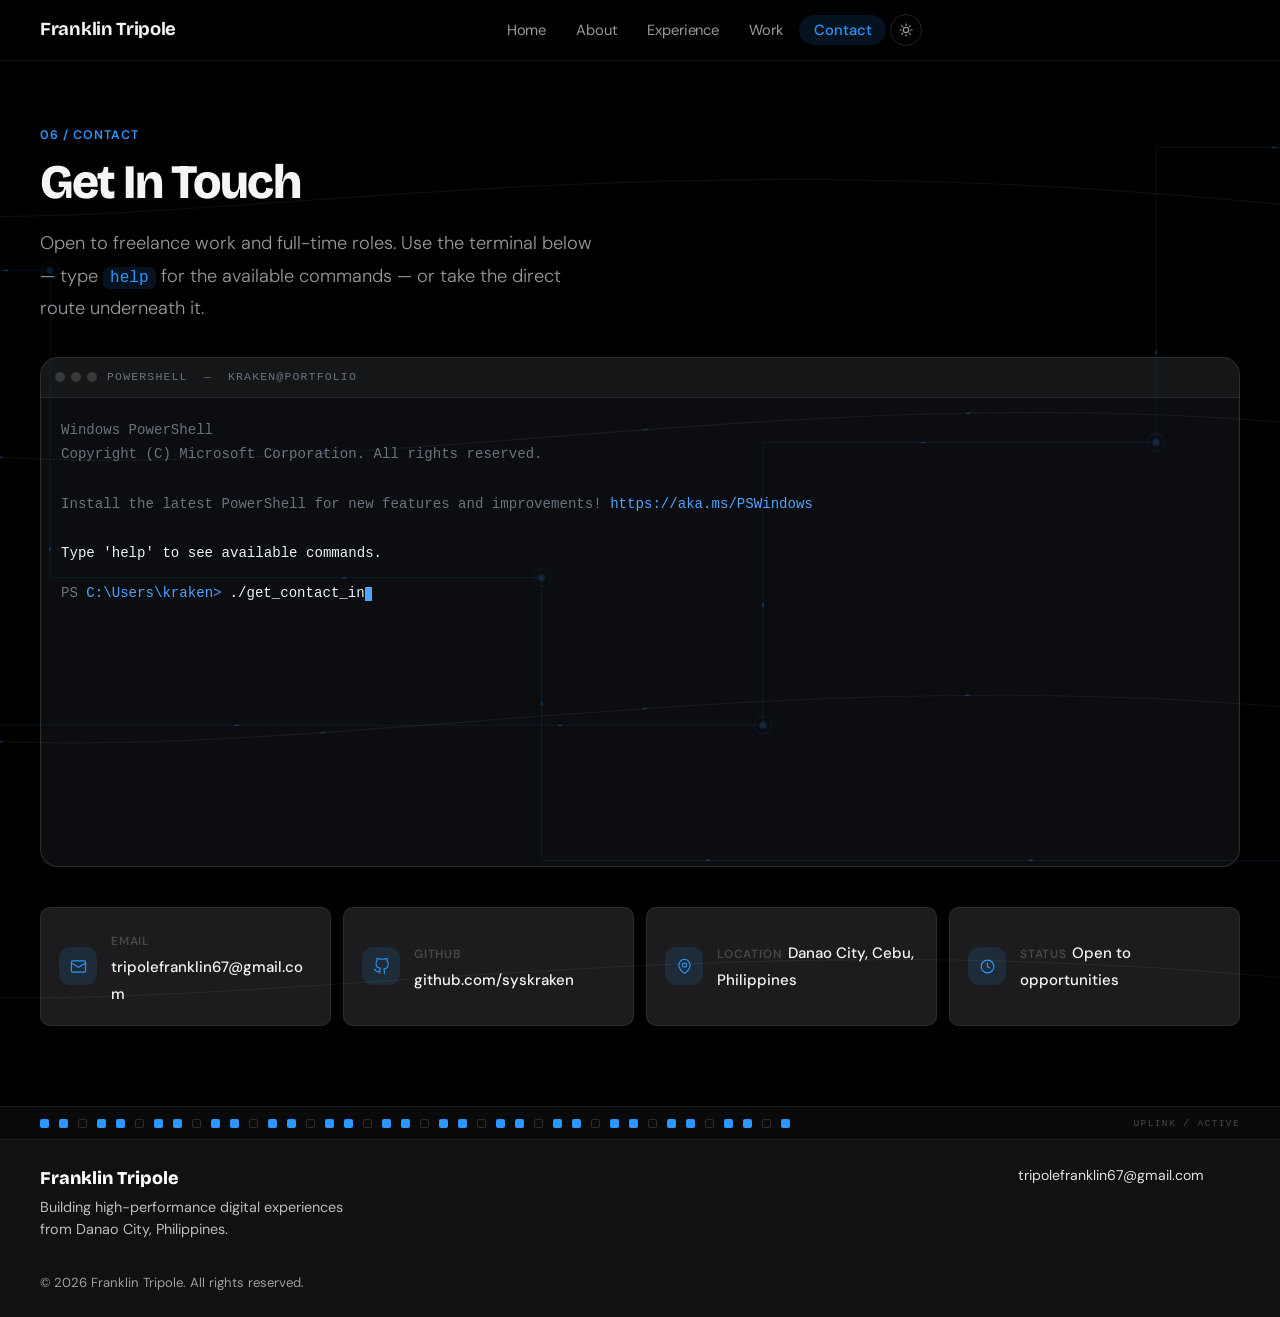
<file: contact.html>
<!DOCTYPE html>
<html lang="en" data-theme="dark">

<head>
    <meta charset="UTF-8">
    <meta name="viewport" content="width=device-width, initial-scale=1.0">
    <title>Contact | Franklin Tripole</title>
    <meta name="description"
        content="Get in touch with Franklin Tripole — web developer in Danao City, Philippines.">
    <link rel="preconnect" href="https://fonts.googleapis.com">
    <link rel="preconnect" href="https://fonts.gstatic.com" crossorigin>
    <link
        href="https://fonts.googleapis.com/css2?family=Bricolage+Grotesque:opsz,wght@12..96,300;12..96,400;12..96,500;12..96,600;12..96,700;12..96,800&family=DM+Sans:ital,opsz,wght@0,9..40,300;0,9..40,400;0,9..40,500;0,9..40,600;1,9..40,300&display=swap"
        rel="stylesheet">
    <script>
        // Runs before paint: dark is the default, a stored choice wins.
        try {
            if (localStorage.getItem('ft_theme') === 'light') {
                document.documentElement.dataset.theme = '';
            }
        } catch (e) { }
    </script>
    <link rel="stylesheet" href="style.css">
</head>

<body>

    <canvas id="matrix-canvas"></canvas>

    <nav>
        <div class="nav-inner">
            <a href="index.html" class="logo">Franklin Tripole</a>
            <ul class="nav-links">
                <li><a href="index.html#home">Home</a></li>
                <li><a href="index.html#about">About</a></li>
                <li><a href="index.html#experience">Experience</a></li>
                <li><a href="index.html#projects">Work</a></li>
                <li><a href="contact.html" class="nav-cta">Contact</a></li>
                <li><button id="theme-toggle" type="button" title="Toggle theme" aria-label="Toggle colour theme"><svg
                            class="ico-sun" width="16" height="16" viewBox="0 0 24 24" aria-hidden="true">
                            <circle cx="12" cy="12" r="4" />
                            <path
                                d="M12 2.8v2.4M12 18.8v2.4M21.2 12h-2.4M5.2 12H2.8M18.5 5.5l-1.7 1.7M7.2 16.8l-1.7 1.7M18.5 18.5l-1.7-1.7M7.2 7.2L5.5 5.5" />
                        </svg><svg class="ico-moon" width="16" height="16" viewBox="0 0 24 24" aria-hidden="true">
                            <path d="M20.6 13.4A8.7 8.7 0 0 1 10.6 3.4a8.7 8.7 0 1 0 10 10Z" />
                        </svg></button></li>
            </ul>
            <div style="display:flex;align-items:center;gap:8px;">
                <span class="visit-counter mob" hidden title="Visitors"><svg width="12" height="12" viewBox="0 0 24 24" aria-hidden="true"><path d="M1.8 12S5.4 5.4 12 5.4 22.2 12 22.2 12 18.6 18.6 12 18.6 1.8 12 1.8 12Z"/><circle cx="12" cy="12" r="3.1"/></svg><b class="visit-count">0</b></span>
                <button id="theme-toggle-mob" type="button" title="Toggle theme" aria-label="Toggle colour theme"><svg
                        class="ico-sun" width="16" height="16" viewBox="0 0 24 24" aria-hidden="true">
                        <circle cx="12" cy="12" r="4" />
                        <path
                            d="M12 2.8v2.4M12 18.8v2.4M21.2 12h-2.4M5.2 12H2.8M18.5 5.5l-1.7 1.7M7.2 16.8l-1.7 1.7M18.5 18.5l-1.7-1.7M7.2 7.2L5.5 5.5" />
                    </svg><svg class="ico-moon" width="16" height="16" viewBox="0 0 24 24" aria-hidden="true">
                        <path d="M20.6 13.4A8.7 8.7 0 0 1 10.6 3.4a8.7 8.7 0 1 0 10 10Z" />
                    </svg></button>
                <button class="hamburger" id="hamburger" aria-label="Open menu">
                    <span></span><span></span><span></span>
                </button>
            </div>
        </div>
        <span class="visit-counter edge" hidden title="Visitors"><svg width="12" height="12" viewBox="0 0 24 24" aria-hidden="true"><path d="M1.8 12S5.4 5.4 12 5.4 22.2 12 22.2 12 18.6 18.6 12 18.6 1.8 12 1.8 12Z"/><circle cx="12" cy="12" r="3.1"/></svg><b class="visit-count">0</b></span>
    </nav>

    <div class="mobile-menu" id="mobile-menu">
        <a href="index.html#home" class="mob-link">Home</a>
        <a href="index.html#about" class="mob-link">About</a>
        <a href="index.html#experience" class="mob-link">Experience</a>
        <a href="index.html#projects" class="mob-link">Work</a>
        <a href="contact.html" class="nav-cta">Contact →</a>
    </div>

    <main class="contact-main">
        <svg class="cables" viewBox="0 0 1440 900" preserveAspectRatio="xMidYMid slice" aria-hidden="true">
            <path class="wire" d="M-60 140 C 260 250 620 60 1500 200" />
            <path class="wire" d="M-60 330 C 380 460 880 250 1500 380" />
            <path class="wire" d="M-60 560 C 320 690 820 480 1500 610" />
            <path class="wire" d="M-60 780 C 300 880 760 700 1500 830" />
            <path class="rail" d="M-60 220 H 240 V 470 H 640 V 700 H 1500" />
            <path class="rail" d="M1500 120 H 1140 V 360 H 820 V 590 H -60" />
            <path class="flow d1" d="M-60 220 H 240 V 470 H 640 V 700 H 1500" />
            <path class="flow d2" d="M-60 330 C 380 460 880 250 1500 380" />
            <path class="flow d3" d="M1500 120 H 1140 V 360 H 820 V 590 H -60" />
            <path class="flow" d="M-60 560 C 320 690 820 480 1500 610" />
            <circle class="node" cx="240" cy="220" r="3" />
            <circle class="node-ring" cx="240" cy="220" r="7" />
            <circle class="node" cx="640" cy="470" r="3" />
            <circle class="node-ring" cx="640" cy="470" r="7" />
            <circle class="node" cx="1140" cy="360" r="3" />
            <circle class="node-ring" cx="1140" cy="360" r="7" />
            <circle class="node" cx="820" cy="590" r="3" />
            <circle class="node-ring" cx="820" cy="590" r="7" />
        </svg>

        <div class="container">
            <div class="section-eyebrow">06 / Contact</div>
            <h2 class="section-title">Get In Touch</h2>
            <p class="contact-lead">
                Open to freelance work and full-time roles. Use the terminal below — type <code>help</code> for the
                available commands — or take the direct route underneath it.
            </p>

            <div class="term-window" id="terminal-window">
                <div class="term-bar">
                    <div class="term-dots"><span></span><span></span><span></span></div>
                    <span class="term-title">PowerShell &nbsp;—&nbsp; kraken@portfolio</span>
                </div>
                <div class="term-body" id="term-body">
                    <div class="boot-header" id="boot-header">
                        Windows PowerShell<br>
                        Copyright (C) Microsoft Corporation. All rights reserved.<br><br>
                        Install the latest PowerShell for new features and improvements!
                        <a href="https://aka.ms/PSWindows" target="_blank" rel="noopener">https://aka.ms/PSWindows</a><br><br>
                        <span class="boot-accent">Type 'help' to see available commands.</span>
                    </div>

                    <div id="terminal-history"></div>

                    <div class="input-row" id="input-row" style="display:none;">
                        <span class="prompt"><span class="path">PS</span> C:\Users\kraken&gt;</span>
                        <input type="text" id="cmd-input" autocomplete="off" spellcheck="false"
                            aria-label="Terminal input">
                    </div>
                </div>
            </div>

            <div class="reach-grid">
                <a class="reach-card" href="mailto:tripolefranklin67@gmail.com">
                    <span class="reach-icon">
                        <svg viewBox="0 0 24 24" aria-hidden="true">
                            <rect x="2" y="4" width="20" height="16" rx="2" />
                            <path d="m22 7-10 6L2 7" />
                        </svg>
                    </span>
                    <span>
                        <span class="reach-label">Email</span>
                        <span class="reach-value">tripolefranklin67@gmail.com</span>
                    </span>
                </a>
                <a class="reach-card" href="https://github.com/syskraken" target="_blank" rel="noopener">
                    <span class="reach-icon">
                        <svg viewBox="0 0 24 24" aria-hidden="true">
                            <path
                                d="M9 19c-5 1.5-5-2.5-7-3m14 6v-3.9a3.4 3.4 0 0 0-.9-2.6c3-.3 6.2-1.5 6.2-6.7A5.2 5.2 0 0 0 19.9 4a4.9 4.9 0 0 0-.1-3.6s-1.1-.3-3.7 1.4a12.6 12.6 0 0 0-6.6 0C6.9.1 5.8.4 5.8.4A4.9 4.9 0 0 0 5.7 4a5.2 5.2 0 0 0-1.4 3.6c0 5.2 3.2 6.4 6.2 6.7a3.4 3.4 0 0 0-.9 2.6V21" />
                        </svg>
                    </span>
                    <span>
                        <span class="reach-label">GitHub</span>
                        <span class="reach-value">github.com/syskraken</span>
                    </span>
                </a>
                <div class="reach-card">
                    <span class="reach-icon">
                        <svg viewBox="0 0 24 24" aria-hidden="true">
                            <path d="M20 10c0 6-8 12-8 12s-8-6-8-12a8 8 0 0 1 16 0Z" />
                            <circle cx="12" cy="10" r="3" />
                        </svg>
                    </span>
                    <span>
                        <span class="reach-label">Location</span>
                        <span class="reach-value">Danao City, Cebu, Philippines</span>
                    </span>
                </div>
                <div class="reach-card">
                    <span class="reach-icon">
                        <svg viewBox="0 0 24 24" aria-hidden="true">
                            <circle cx="12" cy="12" r="9" />
                            <path d="M12 7v5l3 2" />
                        </svg>
                    </span>
                    <span>
                        <span class="reach-label">Status</span>
                        <span class="reach-value">Open to opportunities</span>
                    </span>
                </div>
            </div>
        </div>
    </main>

    <div class="patch-strip" aria-hidden="true">
        <i class="live"></i><i class="live"></i><i></i><i class="live"></i><i class="live"></i><i></i><i
            class="live"></i><i class="live"></i><i></i><i class="live"></i><i class="live"></i><i></i><i
            class="live"></i><i class="live"></i><i></i><i class="live"></i><i class="live"></i><i></i><i
            class="live"></i><i class="live"></i><i></i><i class="live"></i><i class="live"></i><i></i><i
            class="live"></i><i class="live"></i><i></i><i class="live"></i><i class="live"></i><i></i><i
            class="live"></i><i class="live"></i><i></i><i class="live"></i><i class="live"></i><i></i><i
            class="live"></i><i class="live"></i><i></i><i class="live"></i>
        <span class="patch-label">UPLINK / ACTIVE</span>
    </div>

    <footer>
        <canvas id="footer-canvas"></canvas>
        <div class="footer-brand">
            <a href="index.html" class="footer-logo">Franklin Tripole</a>
            <p class="footer-text">Building high-performance digital experiences from Danao City, Philippines.</p>
        </div>
        <div class="footer-meta">
            <a href="mailto:tripolefranklin67@gmail.com">tripolefranklin67@gmail.com</a>
            <div class="footer-links">
                <a href="https://github.com/syskraken" target="_blank" rel="noopener" class="soc" aria-label="GitHub">
                    <svg viewBox="0 0 24 24" fill="currentColor">
                        <path
                            d="M12 .5C5.73.5.5 5.73.5 12c0 5.08 3.29 9.39 7.86 10.91.58.11.79-.25.79-.56v-2c-3.2.7-3.88-1.37-3.88-1.37-.53-1.34-1.29-1.7-1.29-1.7-1.06-.72.08-.71.08-.71 1.17.08 1.78 1.2 1.78 1.2 1.04 1.79 2.73 1.27 3.4.97.1-.75.41-1.27.74-1.56-2.55-.29-5.24-1.28-5.24-5.68 0-1.26.45-2.29 1.19-3.09-.12-.29-.52-1.46.11-3.05 0 0 .97-.31 3.18 1.18a11 11 0 0 1 5.8 0c2.2-1.49 3.17-1.18 3.17-1.18.63 1.59.23 2.76.12 3.05.74.8 1.19 1.83 1.19 3.09 0 4.41-2.7 5.39-5.26 5.67.42.36.8 1.08.8 2.18v3.23c0 .31.21.68.8.56A11.51 11.51 0 0 0 23.5 12C23.5 5.73 18.27.5 12 .5Z" />
                    </svg>
                </a>
                <a href="mailto:tripolefranklin67@gmail.com" class="soc" aria-label="Email">
                    <svg viewBox="0 0 24 24" fill="none" stroke="currentColor" stroke-width="1.8" stroke-linecap="round"
                        stroke-linejoin="round">
                        <rect x="2" y="4" width="20" height="16" rx="2" />
                        <path d="m22 7-10 6L2 7" />
                    </svg>
                </a>
            </div>
        </div>
        <div class="footer-copy">© <span id="year">2026</span> Franklin Tripole. All rights reserved.</div>
    </footer>

    <script>
        /* ── Theme (same model as the home page) ─────────────── */
        const root = document.documentElement;
        const td = document.getElementById('theme-toggle');
        const tm = document.getElementById('theme-toggle-mob');

        function setTheme(dark) {
            root.dataset.theme = dark ? 'dark' : '';
            [td, tm].forEach(b => b.setAttribute('aria-pressed', String(dark)));
            localStorage.setItem('ft_theme', dark ? 'dark' : 'light');
        }
        setTheme(localStorage.getItem('ft_theme') !== 'light');
        [td, tm].forEach(b => b.addEventListener('click', () => setTheme(root.dataset.theme !== 'dark')));

        /* ── Mobile menu ─────────────────────────────────────── */
        const hamburger = document.getElementById('hamburger');
        const mobileMenu = document.getElementById('mobile-menu');
        hamburger.addEventListener('click', () => {
            hamburger.classList.toggle('open');
            mobileMenu.classList.toggle('open');
        });
        document.querySelectorAll('.mob-link').forEach(l => l.addEventListener('click', () => {
            hamburger.classList.remove('open');
            mobileMenu.classList.remove('open');
        }));

        document.getElementById('year').textContent = new Date().getFullYear();

        /* ── Terminal ────────────────────────────────────────── */
        const history = document.getElementById('terminal-history');
        const inputRow = document.getElementById('input-row');
        const cmdInput = document.getElementById('cmd-input');
        const termBody = document.getElementById('term-body');
        const PROMPT = '<span class="prompt"><span class="path">PS</span> C:\\Users\\kraken&gt;</span>';

        const contactBlock = `
            <div class="dim" style="margin-bottom:10px;">&gt; initiating communication protocol... <span class="term-acc">[OK]</span></div>
            <div class="term-grid">
                <span class="c-key">[Email]</span>
                <span class="c-val"><a href="mailto:tripolefranklin67@gmail.com">tripolefranklin67@gmail.com</a></span>
                <span class="c-key">[GitHub]</span>
                <span class="c-val"><a href="https://github.com/syskraken" target="_blank" rel="noopener">github.com/syskraken</a></span>
                <span class="c-key">[Location]</span>
                <span class="c-val hl">Danao City, Philippines</span>
                <span class="c-key">[Status]</span>
                <span class="c-val term-acc">Open to opportunities</span>
            </div>`;

        const commands = {
            help: `
<span class="hl">Available commands:</span><br><br>
<span class="term-acc">whoami</span>                   — Display current user<br>
<span class="term-acc">email</span>                    — Get email address<br>
<span class="term-acc">github</span>                   — Get GitHub profile link<br>
<span class="term-acc">location</span>                 — Display base of operations<br>
<span class="term-acc">status</span>                   — Availability status<br>
<span class="term-acc">stack</span>                    — Primary tooling<br>
<span class="term-acc">ipconfig</span>                 — Display network configuration<br>
<span class="term-acc">ls</span>                       — List directory contents<br>
<span class="term-acc">clear</span>                    — Clear terminal window<br>
<span class="term-acc">matrix</span>                   — ???<br>
<span class="term-acc">./get_contact_info.ps1</span>   — Run the full contact script<br>`,
            whoami: `<span class="hl">kraken</span><br>Franklin Tripole<br>Web Developer — Danao City, Philippines`,
            email: `<a href="mailto:tripolefranklin67@gmail.com">tripolefranklin67@gmail.com</a>`,
            github: `<a href="https://github.com/syskraken" target="_blank" rel="noopener">github.com/syskraken</a>`,
            location: `<span class="hl">Danao City</span>, Central Visayas, Philippines`,
            status: `<span class="term-acc">●</span> <span class="hl">Open to work</span> — available for freelance and full-time roles.`,
            stack: `
<span class="hl">Front end</span>&nbsp;&nbsp;&nbsp;&nbsp;JavaScript, HTML, CSS, Webflow, Framer<br>
<span class="hl">Back end</span>&nbsp;&nbsp;&nbsp;&nbsp;&nbsp;Node, Python, MySQL, Supabase, Firebase<br>
<span class="hl">Infra</span>&nbsp;&nbsp;&nbsp;&nbsp;&nbsp;&nbsp;&nbsp;&nbsp;Linux, Docker, Nginx, n8n`,
            './get_contact_info.ps1': contactBlock,
            ipconfig: `
Windows IP Configuration<br><br>
Ethernet adapter vEthernet (WSL):<br><br>
&nbsp;&nbsp;Connection-specific DNS Suffix&nbsp;. : bbrouter<br>
&nbsp;&nbsp;IPv4 Address. . . . . . . . . . . : <span class="hl">192.168.1.77</span><br>
&nbsp;&nbsp;Subnet Mask . . . . . . . . . . . : 255.255.255.0<br>
&nbsp;&nbsp;Default Gateway . . . . . . . . . : 192.168.1.1<br>`,
            ls: `
Mode&nbsp;&nbsp;&nbsp;&nbsp;&nbsp;&nbsp;&nbsp;&nbsp;&nbsp;&nbsp;LastWriteTime&nbsp;&nbsp;&nbsp;&nbsp;&nbsp;&nbsp;&nbsp;&nbsp;Name<br>
<span class="dim">----&nbsp;&nbsp;&nbsp;&nbsp;&nbsp;&nbsp;&nbsp;&nbsp;&nbsp;&nbsp;-------------&nbsp;&nbsp;&nbsp;&nbsp;&nbsp;&nbsp;&nbsp;&nbsp;----</span><br>
d----- &nbsp;&nbsp;&nbsp;&nbsp;&nbsp;&nbsp;3/29/2026 03:44 AM&nbsp;&nbsp;&nbsp;All Safe Database<br>
d----- &nbsp;&nbsp;&nbsp;&nbsp;&nbsp;&nbsp;3/26/2026 11:20 PM&nbsp;&nbsp;&nbsp;captive-portal-redesign<br>
-a---- &nbsp;&nbsp;&nbsp;&nbsp;&nbsp;&nbsp;3/28/2026 08:00 AM&nbsp;&nbsp;&nbsp;<span class="term-acc">get_contact_info.ps1</span><br>`
        };

        function scrollBottom() { termBody.scrollTop = termBody.scrollHeight; }

        function printCmd(cmd) {
            const el = document.createElement('div');
            el.className = 'hist-cmd';
            el.innerHTML = PROMPT + '<span class="cmd-text"></span>';
            el.querySelector('.cmd-text').textContent = cmd;
            history.appendChild(el);
        }

        function printOutput(html) {
            const el = document.createElement('div');
            el.className = 'hist-output';
            el.innerHTML = html;
            history.appendChild(el);
            scrollBottom();
        }

        function printError(raw) {
            const el = document.createElement('div');
            el.className = 'hist-output term-err';
            const name = document.createElement('span');
            name.textContent = "'" + raw + "'";
            el.appendChild(name);
            el.append(' is not recognized as a cmdlet, function, script file, or operable program.');
            el.appendChild(document.createElement('br'));
            el.append("Check the spelling of the name, or type 'help' for available commands.");
            history.appendChild(el);
            scrollBottom();
        }

        termBody.addEventListener('click', () => {
            if (inputRow.style.display !== 'none') cmdInput.focus();
        });

        cmdInput.addEventListener('keydown', function (e) {
            if (e.key !== 'Enter') return;
            const raw = this.value.trim();
            const cmd = raw.toLowerCase();
            this.value = '';
            printCmd(raw);

            if (cmd === '') { scrollBottom(); return; }

            if (cmd === 'clear') {
                history.innerHTML = '';
                stopMatrix();
            } else if (cmd === 'matrix') {
                startMatrix();
                printOutput(`<span class="matrix-msg">Wake up, kraken...<br>The Matrix has you.<br><span class="dim">(Type 'clear' to escape)</span></span>`);
            } else if (commands[cmd]) {
                printOutput(commands[cmd]);
            } else {
                printError(raw);
            }

            scrollBottom();
            setTimeout(() => this.focus(), 10);
        });

        /* ── Matrix easter egg, recoloured to the site accent ── */
        const canvas = document.getElementById('matrix-canvas');
        const ctx = canvas.getContext('2d');
        let matrixRaf = null;

        function startMatrix() {
            canvas.width = window.innerWidth;
            canvas.height = window.innerHeight;
            const chars = 'ABCDEFGHIJKLMNOPQRSTUVWXYZ0123456789$+-*/=%<>[]{}';
            const fontSize = 14;
            const cols = Math.floor(canvas.width / fontSize);
            const drops = Array(cols).fill(1);
            canvas.classList.add('active');

            const fade = getComputedStyle(root).getPropertyValue('--bg').trim() || '#000';

            function draw() {
                ctx.fillStyle = 'rgba(4, 7, 10, 0.06)';
                ctx.fillRect(0, 0, canvas.width, canvas.height);
                ctx.fillStyle = '#4da3ff';
                ctx.font = fontSize + 'px ui-monospace, monospace';
                drops.forEach((y, i) => {
                    ctx.fillText(chars[Math.floor(Math.random() * chars.length)], i * fontSize, y * fontSize);
                    if (y * fontSize > canvas.height && Math.random() > 0.975) drops[i] = 0;
                    drops[i]++;
                });
                matrixRaf = requestAnimationFrame(draw);
            }
            if (matrixRaf) cancelAnimationFrame(matrixRaf);
            draw();
        }

        function stopMatrix() {
            if (matrixRaf) { cancelAnimationFrame(matrixRaf); matrixRaf = null; }
            canvas.classList.remove('active');
            ctx.clearRect(0, 0, canvas.width, canvas.height);
        }

        /* ── Boot sequence ───────────────────────────────────── */
        const bootCmd = './get_contact_info.ps1';

        function boot() {
            const line = document.createElement('div');
            line.className = 'hist-cmd';
            line.innerHTML = PROMPT + '<span class="cmd-text" id="boot-typer"></span><span class="cursor-blink"></span>';
            history.appendChild(line);
            const typer = document.getElementById('boot-typer');
            let i = 0;

            function typeChar() {
                if (i < bootCmd.length) {
                    typer.textContent += bootCmd[i++];
                    setTimeout(typeChar, 45);
                } else {
                    line.innerHTML = PROMPT + '<span class="cmd-text"></span>';
                    line.querySelector('.cmd-text').textContent = bootCmd;
                    setTimeout(() => {
                        printOutput(commands[bootCmd]);
                        inputRow.style.display = 'flex';
                        cmdInput.focus();
                        scrollBottom();
                    }, 350);
                }
            }
            setTimeout(typeChar, 700);
        }

        window.addEventListener('load', boot);
        /* ── Visitor counter ─────────────────────────────────────
           Counts once per browser: the first visit hits the counter,
           every later load (including reloads) only reads it. */
        (function () {
            const readouts = document.querySelectorAll('.visit-count');
            if (!readouts.length) return;

            const BASE = 'https://abacus.jasoncameron.dev';
            const NS = 'syskraken-portfolio';
            const KEY = 'visits';
            const FLAG = 'ft_counted';

            let first = false;
            try { first = !localStorage.getItem(FLAG); } catch (e) { first = false; }

            fetch(BASE + (first ? '/hit/' : '/get/') + NS + '/' + KEY)
                .then(r => r.ok ? r.json() : Promise.reject(r.status))
                .then(data => {
                    if (!data || typeof data.value !== 'number') throw new Error('bad payload');
                    readouts.forEach(el => { el.textContent = data.value.toLocaleString(); });
                    document.querySelectorAll('.visit-counter')
                        .forEach(el => el.removeAttribute('hidden'));
                    if (first) { try { localStorage.setItem(FLAG, '1'); } catch (e) { } }
                })
                .catch(() => { /* service unreachable: leave the counter hidden */ });
        })();

        /* ── Footer constellation ────────────────────────────── */
        (function () {
            const canvas = document.getElementById('footer-canvas');
            const footer = canvas && canvas.closest('footer');
            if (!canvas || !footer) return;

            const ctx = canvas.getContext('2d');
            const reduced = matchMedia('(prefers-reduced-motion: reduce)').matches;
            const isMobile = () => matchMedia('(max-width: 640px)').matches;

            let W = 0, H = 0, stars = [], raf = null, onScreen = true;
            let link = 110;

            function mkStar() {
                const m = isMobile();
                return {
                    x: Math.random() * W,
                    y: Math.random() * H,
                    r: Math.random() * (m ? 1.1 : 1.6) + (m ? 0.2 : 0.3),
                    vx: (Math.random() - 0.5) * (m ? 0.16 : 0.24),
                    vy: (Math.random() - 0.5) * (m ? 0.1 : 0.14),
                    a: Math.random() * 0.85 + 0.15
                };
            }

            function resize() {
                const rect = footer.getBoundingClientRect();
                if (!rect.width || !rect.height) return;
                const dpr = Math.min(devicePixelRatio || 1, 2);
                canvas.width = rect.width * dpr;
                canvas.height = rect.height * dpr;
                // setTransform, not scale — scale would compound on every resize.
                ctx.setTransform(dpr, 0, 0, dpr, 0, 0);
                W = rect.width;
                H = rect.height;
                link = isMobile() ? 70 : 110;
                const count = isMobile() ? 70 : 160;
                stars = Array.from({ length: count }, mkStar);
            }

            function draw() {
                ctx.clearRect(0, 0, W, H);
                for (const s of stars) {
                    s.x += s.vx; s.y += s.vy;
                    if (s.x < 0) s.x = W; else if (s.x > W) s.x = 0;
                    if (s.y < 0) s.y = H; else if (s.y > H) s.y = 0;
                    ctx.beginPath();
                    ctx.arc(s.x, s.y, s.r, 0, Math.PI * 2);
                    ctx.fillStyle = 'rgba(160,196,255,' + (s.a * 0.6) + ')';
                    ctx.fill();
                }
                for (let i = 0; i < stars.length; i++) {
                    for (let j = i + 1; j < stars.length; j++) {
                        const dx = stars[i].x - stars[j].x;
                        const dy = stars[i].y - stars[j].y;
                        const d = Math.hypot(dx, dy);
                        if (d < link) {
                            ctx.beginPath();
                            ctx.moveTo(stars[i].x, stars[i].y);
                            ctx.lineTo(stars[j].x, stars[j].y);
                            ctx.strokeStyle = 'rgba(100,150,230,' + ((1 - d / link) * 0.16) + ')';
                            ctx.lineWidth = 0.6;
                            ctx.stroke();
                        }
                    }
                }
                raf = requestAnimationFrame(draw);
            }

            // One loop only, and only while the footer is actually on screen.
            function start() { if (!raf) raf = requestAnimationFrame(draw); }
            function stop() { if (raf) { cancelAnimationFrame(raf); raf = null; } }

            new ResizeObserver(resize).observe(footer);
            resize();

            if (reduced) { draw(); stop(); return; }

            new IntersectionObserver(([e]) => {
                onScreen = e.isIntersecting;
                onScreen ? start() : stop();
            }, { threshold: 0 }).observe(footer);

            document.addEventListener('visibilitychange', () => {
                (document.hidden || !onScreen) ? stop() : start();
            });

            start();
        })();

    </script>
</body>

</html>
</file>
<file: style.css>
:root {
            --white: #ffffff;
            --bg: #f5f5f7;
            --bg-alt: #fbfbfd;
            --card: #ffffff;
            --text: #1d1d1f;
            --text-secondary: #6e6e73;
            --text-tertiary: #aeaeb2;
            --accent: #0071e3;
            --accent-hover: #0077ed;
            --accent-light: rgba(0, 113, 227, 0.08);
            --border: rgba(0, 0, 0, 0.08);
            --border-med: rgba(0, 0, 0, 0.13);
            --shadow-sm: 0 2px 12px rgba(0, 0, 0, 0.06);
            --shadow-md: 0 8px 40px rgba(0, 0, 0, 0.1);
            --shadow-lg: 0 20px 60px rgba(0, 0, 0, 0.12);
            --radius: 18px;
            --radius-sm: 10px;
            --ease: cubic-bezier(0.25, 0.46, 0.45, 0.94);
            --ease-spring: cubic-bezier(0.34, 1.56, 0.64, 1);
        }

        [data-theme="dark"] {
            --white: #1c1c1e;
            --bg: #000000;
            --bg-alt: #0a0a0a;
            --card: #1c1c1e;
            --text: #f5f5f7;
            --text-secondary: #98989d;
            --text-tertiary: #48484a;
            --accent: #2997ff;
            --accent-hover: #3aa6ff;
            --accent-light: rgba(41, 151, 255, 0.12);
            --border: rgba(255, 255, 255, 0.08);
            --border-med: rgba(255, 255, 255, 0.14);
            --shadow-sm: 0 2px 12px rgba(0, 0, 0, 0.3);
            --shadow-md: 0 8px 40px rgba(0, 0, 0, 0.4);
            --shadow-lg: 0 20px 60px rgba(0, 0, 0, 0.5);
        }

        *,
        *::before,
        *::after {
            box-sizing: border-box;
            margin: 0;
            padding: 0;
        }

        html {
            scroll-behavior: smooth;
        }

        body {
            font-family: 'DM Sans', -apple-system, BlinkMacSystemFont, sans-serif;
            background: var(--bg);
            color: var(--text);
            line-height: 1.6;
            overflow-x: hidden;
            transition: background .4s ease, color .4s ease;
        }

        body.modal-open {
            overflow: hidden !important;
        }

        ::-webkit-scrollbar {
            width: 5px;
        }

        ::-webkit-scrollbar-track {
            background: transparent;
        }

        ::-webkit-scrollbar-thumb {
            background: var(--border-med);
            border-radius: 10px;
        }

        /* ─── NAV ─────────────────────────────── */
        nav {
            position: fixed;
            top: 0;
            left: 0;
            right: 0;
            z-index: 1000;
            background: rgba(245, 245, 247, 0.82);
            backdrop-filter: saturate(180%) blur(20px);
            -webkit-backdrop-filter: saturate(180%) blur(20px);
            border-bottom: 0.5px solid var(--border);
            transition: background .35s, border-color .35s;
        }

        [data-theme="dark"] nav {
            background: rgba(0, 0, 0, 0.72);
        }

        .nav-inner {
            display: flex;
            align-items: center;
            justify-content: space-between;
            max-width: 1080px;
            margin: 0 auto;
            padding: 0 clamp(20px, 5%, 48px);
            height: 52px;
        }

        .logo {
            font-family: 'Bricolage Grotesque', sans-serif;
            font-size: 1.05rem;
            font-weight: 700;
            letter-spacing: -.3px;
            color: var(--text);
            text-decoration: none;
            transition: opacity .2s;
        }

        .logo:hover {
            opacity: .7;
        }

        .nav-links {
            display: flex;
            list-style: none;
            align-items: center;
            gap: 4px;
        }

        .nav-links a {
            color: var(--text-secondary);
            text-decoration: none;
            font-size: .82rem;
            font-weight: 400;
            letter-spacing: -.01em;
            padding: 5px 13px;
            border-radius: 20px;
            transition: color .2s, background .2s;
        }

        .nav-links a:hover {
            color: var(--text);
            background: var(--border);
        }

        .nav-links .nav-cta {
            color: var(--accent);
            background: var(--accent-light);
            font-weight: 500;
            padding: 5px 15px;
        }

        .nav-links .nav-cta:hover {
            background: var(--accent);
            color: #fff;
        }

        #theme-toggle {
            background: none;
            border: 0.5px solid var(--border-med);
            cursor: pointer;
            font-size: .9rem;
            width: 32px;
            height: 32px;
            border-radius: 50%;
            display: flex;
            align-items: center;
            justify-content: center;
            transition: background .2s, transform .2s;
            flex-shrink: 0;
        }

        #theme-toggle:hover {
            background: var(--border);
            transform: scale(1.08);
        }

        #theme-toggle-mob {
            display: none;
            background: none;
            border: 0.5px solid var(--border-med);
            cursor: pointer;
            font-size: .9rem;
            width: 32px;
            height: 32px;
            border-radius: 50%;
            align-items: center;
            justify-content: center;
        }

        .hamburger {
            display: none;
            background: none;
            border: 0.5px solid var(--border-med);
            cursor: pointer;
            padding: 7px 8px;
            border-radius: 8px;
            flex-direction: column;
            gap: 4px;
        }

        .hamburger span {
            display: block;
            width: 17px;
            height: 1.5px;
            background: var(--text);
            border-radius: 2px;
            transition: all .3s;
        }

        .hamburger.open span:nth-child(1) {
            transform: rotate(45deg) translate(4px, 4px);
        }

        .hamburger.open span:nth-child(2) {
            opacity: 0;
        }

        .hamburger.open span:nth-child(3) {
            transform: rotate(-45deg) translate(4px, -4px);
        }

        .mobile-menu {
            display: none;
            position: fixed;
            top: 52px;
            left: 0;
            right: 0;
            background: rgba(245, 245, 247, 0.95);
            backdrop-filter: blur(20px);
            -webkit-backdrop-filter: blur(20px);
            border-bottom: 0.5px solid var(--border);
            padding: 16px clamp(20px, 5%, 48px);
            flex-direction: column;
            gap: 2px;
            z-index: 999;
        }

        [data-theme="dark"] .mobile-menu {
            background: rgba(10, 10, 10, 0.96);
        }

        .mobile-menu.open {
            display: flex;
        }

        .mobile-menu a {
            color: var(--text-secondary);
            text-decoration: none;
            font-size: .9rem;
            padding: 11px 12px;
            border-radius: 10px;
            transition: color .2s, background .2s;
        }

        .mobile-menu a:hover {
            color: var(--text);
            background: var(--border);
        }

        .mobile-menu .nav-cta {
            color: var(--accent);
            font-weight: 500;
            margin-top: 4px;
            text-align: center;
            background: var(--accent-light);
        }

        /* ─── HERO ────────────────────────────── */
        header {
            min-height: 100svh;
            display: flex;
            align-items: center;
            padding: 100px 0 80px;
            position: relative;
            overflow: hidden;
        }

        #hero-canvas {
            position: absolute;
            top: 0;
            left: 0;
            width: 100%;
            height: 100%;
            z-index: 0;
            display: block;
        }

        header::before {
            content: '';
            position: absolute;
            inset: 0;
            background: radial-gradient(ellipse 80% 60% at 70% 40%, rgba(0, 113, 227, .06) 0%, transparent 70%);
            pointer-events: none;
        }

        [data-theme="dark"] header::before {
            background: radial-gradient(ellipse 80% 60% at 70% 40%, rgba(41, 151, 255, .08) 0%, transparent 70%);
        }

        .container {
            width: min(92%, 1080px);
            margin: 0 auto;
        }

        .hero-grid {
            display: grid;
            grid-template-columns: 1fr auto;
            gap: 80px;
            align-items: center;
        }

        .hero-eyebrow {
            display: inline-flex;
            align-items: center;
            gap: 8px;
            background: var(--accent-light);
            color: var(--accent);
            font-size: .78rem;
            font-weight: 500;
            letter-spacing: .01em;
            padding: 5px 14px;
            border-radius: 20px;
            margin-bottom: 22px;
        }

        .hero-eyebrow::before {
            content: '';
            width: 6px;
            height: 6px;
            border-radius: 50%;
            background: var(--accent);
            animation: status-pulse 2.2s ease infinite;
        }

        @keyframes status-pulse {
            0%, 100% { opacity: 1 }
            50% { opacity: .3 }
        }

        h1.hero-name {
            font-family: 'Bricolage Grotesque', sans-serif;
            font-size: clamp(3rem, 7.5vw, 5.8rem);
            font-weight: 800;
            line-height: .98;
            letter-spacing: -3px;
            color: var(--text);
            margin-bottom: 22px;
        }

        .hero-subtitle {
            font-size: clamp(1rem, 2.2vw, 1.2rem);
            color: var(--text-secondary);
            font-weight: 300;
            line-height: 1.6;
            max-width: 420px;
            margin-bottom: 36px;
            letter-spacing: -.01em;
        }

        .hero-subtitle strong {
            color: var(--text);
            font-weight: 500;
        }

        .hero-actions {
            display: flex;
            gap: 12px;
            flex-wrap: wrap;
        }

        .btn {
            font-family: 'DM Sans', sans-serif;
            font-size: .88rem;
            font-weight: 500;
            letter-spacing: -.01em;
            padding: 12px 24px;
            border-radius: 980px;
            text-decoration: none;
            transition: all .25s var(--ease);
            cursor: pointer;
            border: none;
            display: inline-flex;
            align-items: center;
            gap: 7px;
        }

        .btn-primary {
            background: var(--accent);
            color: #fff;
        }

        .btn-primary:hover {
            background: var(--accent-hover);
            transform: scale(1.025);
            box-shadow: 0 4px 20px rgba(0, 113, 227, .35);
        }

        .btn-ghost {
            background: var(--border);
            color: var(--text);
        }

        .btn-ghost:hover {
            background: var(--border-med);
            transform: scale(1.025);
        }

        .btn svg {
            width: 14px;
            height: 14px;
        }

        .hero-img-wrap {
            position: relative;
            flex-shrink: 0;
        }

        .hero-img-frame {
            width: clamp(250px, 35vw, 380px);
            aspect-ratio: 3/4;
            border-radius: 15px;
            overflow: hidden;
            box-shadow: var(--shadow-lg);
            border: 0.5px solid var(--border);
        }

        .hero-img-frame img {
            width: 100%;
            height: 100%;
            object-fit: cover;
            display: block;
            transition: transform .6s var(--ease);
        }

        .hero-badge {
            position: absolute;
            bottom: -12px;
            left: -18px;
            background: var(--card);
            border: 0.5px solid var(--border);
            border-radius: 15px;
            padding: 10px 14px;
            box-shadow: var(--shadow-md);
            display: flex;
            align-items: center;
            gap: 10px;
            white-space: nowrap;
        }

        .hero-badge-dot {
            width: 8px;
            height: 8px;
            border-radius: 50%;
            background: #30d158;
            flex-shrink: 0;
        }

        .hero-badge-text {
            font-size: .78rem;
            font-weight: 500;
            color: var(--text);
        }

        .hero-badge-sub {
            font-size: .7rem;
            color: var(--text-secondary);
        }

        /* ─── SECTIONS ────────────────────────── */
        section {
            padding: clamp(48px, 8vw, 70px) 0;
        }

        .section-eyebrow {
            font-size: .72rem;
            font-weight: 600;
            letter-spacing: .08em;
            text-transform: uppercase;
            color: var(--accent);
            margin-bottom: 10px;
        }

        h2.section-title {
            font-family: 'Bricolage Grotesque', sans-serif;
            font-size: clamp(1.8rem, 4vw, 2.6rem);
            font-weight: 800;
            letter-spacing: -1.5px;
            color: var(--text);
            line-height: 1.1;
        }

        /* ─── ABOUT ───────────────────────────── */
        #about {
            background: var(--bg-alt);
        }

        .about-grid {
            display: flex;
            flex-direction: column;
            gap: clamp(32px, 6vw, 60px);
        }

        .about-text {
            font-size: clamp(.95rem, 1.8vw, 1.05rem);
            color: var(--text-secondary);
            line-height: 1.8;
            font-weight: 300;
        }

        .about-text strong {
            color: var(--text);
            font-weight: 500;
        }

        .stack-group {
            margin-top: 32px;
            display: flex;
            flex-direction: column;
            gap: 14px;
        }

        .stat-grid {
            display: grid;
            grid-template-columns: repeat(auto-fit, minmax(150px, 1fr));
            gap: 12px;
            margin-top: 28px;
        }

        .stat-card {
            background: var(--card);
            border: 0.5px solid var(--border);
            border-radius: var(--radius-sm);
            padding: 20px;
            box-shadow: var(--shadow-sm);
            transition: transform .3s var(--ease), box-shadow .3s;
        }

        .stat-card:hover {
            transform: translateY(-3px);
            box-shadow: var(--shadow-md);
        }

        .stat-card .num {
            font-family: 'Bricolage Grotesque', sans-serif;
            font-size: 2rem;
            font-weight: 800;
            color: var(--text);
            line-height: 1;
            letter-spacing: -1px;
        }

        .stat-card .lbl {
            font-size: .75rem;
            color: var(--text-secondary);
            margin-top: 5px;
            font-weight: 400;
        }

        .stack-title {
            font-size: .72rem;
            font-weight: 600;
            letter-spacing: .06em;
            text-transform: uppercase;
            color: var(--text-tertiary);
            margin-bottom: 14px;
        }

        /* ─── EXPERIENCE ──────────────────────── */
        #experience {
            background: var(--bg);
        }

        .exp-card {
            background: var(--card);
            border: 0.5px solid var(--border);
            border-radius: 15px;
            padding: clamp(28px, 4vw, 40px);
            display: grid;
            grid-template-columns: auto 1fr;
            gap: 24px;
            align-items: start;
            box-shadow: var(--shadow-sm);
            transition: box-shadow .3s, transform .3s var(--ease);
            margin-bottom: 24px;
        }

        .exp-card:hover {
            transform: translateY(-4px);
            box-shadow: var(--shadow-md);
        }

        .exp-icon {
            width: 44px;
            height: 44px;
            background: var(--accent-light);
            border-radius: 12px;
            display: flex;
            align-items: center;
            justify-content: center;
            flex-shrink: 0;
        }

        .exp-icon svg {
            width: 20px;
            height: 20px;
            color: var(--accent);
        }

        .exp-body h4 {
            font-family: 'Bricolage Grotesque', sans-serif;
            font-size: 1.1rem;
            font-weight: 700;
            margin-bottom: 3px;
            letter-spacing: -.3px;
        }

        .exp-meta {
            font-size: .78rem;
            color: var(--accent);
            font-weight: 500;
            margin-bottom: 12px;
            display: flex;
            align-items: center;
            gap: 6px;
        }

        .exp-meta-sep {
            color: var(--text-tertiary);
        }

        .exp-meta-time {
            color: var(--text-secondary);
            font-weight: 400;
        }

        .exp-body p {
            font-size: .93rem;
            color: var(--text-secondary);
            line-height: 1.75;
            font-weight: 300;
        }

        /* ─── PROJECTS ────────────────────────── */
        #projects {
            background: var(--bg-alt);
        }

        .category-head {
            display: flex;
            align-items: center;
            gap: 14px;
            margin-bottom: 18px;
            margin-top: 48px;
        }

        .category-head:first-of-type {
            margin-top: 0;
        }

        .cat-label {
            font-size: .72rem;
            font-weight: 600;
            letter-spacing: .06em;
            text-transform: uppercase;
            color: var(--text-tertiary);
            white-space: nowrap;
        }

        .cat-line {
            flex: 1;
            height: 0.5px;
            background: var(--border-med);
        }

        .project-grid {
            display: grid;
            grid-template-columns: repeat(auto-fill, minmax(min(100%, 280px), 1fr));
            gap: 14px;
            margin-bottom: 14px;
        }

        .project-card {
            background: var(--card);
            border: 0.5px solid var(--border);
            border-radius: var(--radius);
            padding: 24px;
            text-decoration: none;
            color: inherit;
            display: flex;
            flex-direction: column;
            gap: 12px;
            transition: transform .35s var(--ease), box-shadow .35s, border-color .3s;
            cursor: pointer;
            position: relative;
            overflow: hidden;
            box-shadow: var(--shadow-sm);
        }

        .project-card:hover {
            transform: translateY(-6px);
            box-shadow: var(--shadow-md);
            border-color: var(--border-med);
        }

        .proj-icon {
            width: 44px;
            height: 44px;
            background: var(--bg);
            border: 0.5px solid var(--border);
            border-radius: 12px;
            display: flex;
            align-items: center;
            justify-content: center;
            overflow: hidden;
            flex-shrink: 0;
        }

        .proj-icon-text {
            font-family: 'Bricolage Grotesque', sans-serif;
            font-weight: 700;
            font-size: .8rem;
            color: var(--text);
        }

        .proj-title {
            font-size: .98rem;
            font-weight: 600;
            color: var(--text);
            padding-right: 20px;
            letter-spacing: -.2px;
        }

        .proj-desc {
            font-size: .84rem;
            color: var(--text-secondary);
            line-height: 1.6;
            font-weight: 300;
        }

        .proj-tag {
            font-size: .68rem;
            font-weight: 500;
            letter-spacing: .02em;
            color: var(--accent);
            background: var(--accent-light);
            padding: 4px 10px;
            border-radius: 20px;
            align-self: flex-start;
            margin-top: auto;
        }

        /* ─── FOOTER ──────────────────────────── */
        footer {
            position: relative;
            background: #111;
            padding: 24px clamp(20px, 5%, 48px);
            display: flex;
            align-items: flex-start;
            justify-content: space-between;
            flex-wrap: wrap;
            gap: 20px;
            color: #fff;
            overflow: hidden;
        }

        #footer-canvas {
            position: absolute;
            inset: 0;
            width: 100% !important;
            height: 100% !important;
            pointer-events: none;
            z-index: 0;
            display: block;
        }

        footer>*:not(#footer-canvas) {
            position: relative;
            z-index: 1;
        }

        .footer-brand {
            display: flex;
            flex-direction: column;
            gap: 4px;
        }

        .footer-logo {
            font-family: 'Bricolage Grotesque', sans-serif;
            font-size: 1rem;
            font-weight: 800;
            color: #fff;
            text-decoration: none;
        }

        .footer-text {
            font-size: .82rem;
            color: rgba(255, 255, 255, 0.72);
            max-width: 320px;
            line-height: 1.5;
        }

        .footer-meta {
            display: flex;
            flex-wrap: wrap;
            gap: 24px;
            align-items: center;
            font-size: .8rem;
            color: rgba(255, 255, 255, 0.68);
        }

        .footer-meta a {
            color: rgba(255, 255, 255, 0.88);
            text-decoration: none;
            transition: opacity .2s;
        }

        .footer-meta a:hover { opacity: 0.8; }

        .footer-links {
            display: flex;
            gap: 12px;
            align-items: center;
        }

        .footer-links img {
            height: 28px;
            border-radius: 4px;
        }

        .footer-copy {
            font-size: .75rem;
            color: rgba(255, 255, 255, 0.6);
            min-width: 100%;
            margin-top: 12px;
        }

        @media(max-width:640px) {
            footer { flex-direction: column; align-items: flex-start; }
            .footer-copy { min-width: auto; }
        }

        /* ─── REVEAL ──────────────────────────── */
        .reveal {
            opacity: 0;
            transform: translateY(28px);
            transition: opacity .7s var(--ease), transform .7s var(--ease);
        }

        .reveal.visible { opacity: 1; transform: translateY(0); }

        /* ─── RESPONSIVE ──────────────────────── */
        @media(max-width:800px) {
            .nav-links { display: none; }
            .hamburger { display: flex; }
            #theme-toggle-mob { display: flex; }
            .hero-grid { grid-template-columns: 1fr; gap: 40px; text-align: center; }
            .hero-eyebrow { margin: 0 auto 22px; }
            .hero-subtitle { margin: 0 auto 36px; }
            .hero-actions { justify-content: center; }
            .hero-img-wrap { order: -1; display: flex; justify-content: center; }
            .hero-img-frame { width: clamp(170px, 46vw, 220px); }
            .hero-badge { left: 50%; transform: translateX(-50%); }

            .exp-card {
                display: flex;
                flex-direction: column;
                position: relative;
                padding-top: 60px;
            }
            .exp-icon {
                position: absolute;
                top: 24px;
                right: 24px;
            }
            .exp-body {
                width: 100%;
            }
        }

        @media(max-width:480px) {
            h1.hero-name { letter-spacing: -2px; }
            .btn { font-size: .82rem; padding: 11px 20px; }
        }

        /* ─── MODAL ───────────────────────────── */
        .modal-backdrop {
            position: fixed;
            top: 0;
            left: 0;
            width: 100vw;
            height: 100vh;
            background: rgba(0, 0, 0, .4);
            backdrop-filter: blur(20px) saturate(.9);
            -webkit-backdrop-filter: blur(20px) saturate(.9);
            z-index: 2000;
            display: flex;
            align-items: center;
            justify-content: center;
            opacity: 0;
            pointer-events: none;
            transition: opacity .35s ease;
        }

        .modal-backdrop.open { opacity: 1; pointer-events: all; }

        .modal-box {
            width: calc(100vw - 48px);
            height: calc(100vh - 64px);
            max-width: 1160px;
            max-height: 780px;
            background: var(--card);
            border: 0.5px solid var(--border);
            border-radius: 20px;
            overflow: hidden;
            display: flex;
            flex-direction: column;
            transform: translateY(24px) scale(.97);
            transition: transform .4s var(--ease), opacity .35s;
            box-shadow: 0 40px 120px rgba(0, 0, 0, .3);
            opacity: 0;
        }

        .modal-backdrop.open .modal-box { transform: translateY(0) scale(1); opacity: 1; }

        .modal-bar {
            background: var(--bg);
            border-bottom: 0.5px solid var(--border);
            padding: 12px 18px;
            display: flex;
            align-items: center;
            gap: 10px;
            flex-shrink: 0;
        }

        .modal-dots { display: flex; gap: 6px; }
        .modal-dots span { width: 10px; height: 10px; border-radius: 50%; background: var(--border-med); }
        .modal-title { font-size: .75rem; color: var(--text-tertiary); font-weight: 400; flex: 1; }
        .modal-close { background: none; border: 0.5px solid var(--border); color: var(--text-secondary); cursor: pointer; font-size: .85rem; width: 28px; height: 28px; border-radius: 50%; display: flex; align-items: center; justify-content: center; transition: all .2s; }
        .modal-close:hover { color: var(--text); border-color: var(--border-med); background: var(--border); }

        .modal-columns { display: grid; grid-template-columns: 340px 1fr; flex: 1; overflow: hidden; }

        .modal-left {
            padding: 28px 26px;
            display: flex;
            flex-direction: column;
            gap: 16px;
            overflow-y: auto;
            border-right: 0.5px solid var(--border);
            background: var(--card);
        }

        .modal-header-row { display: flex; align-items: center; gap: 13px; }
        .modal-proj-icon { width: 44px; height: 44px; background: var(--bg); border: 0.5px solid var(--border); border-radius: 12px; display: flex; align-items: center; justify-content: center; overflow: hidden; flex-shrink: 0; }
        .modal-proj-name { font-family: 'Bricolage Grotesque', sans-serif; font-size: 1.1rem; font-weight: 700; color: var(--text); margin-bottom: 4px; }
        .modal-tag { font-size: .67rem; font-weight: 500; color: var(--accent); background: var(--accent-light); padding: 3px 10px; border-radius: 20px; display: inline-block; }
        .modal-desc { font-size: .875rem; color: var(--text-secondary); line-height: 1.8; font-weight: 300; }
        .modal-role { background: var(--bg); border: 0.5px solid var(--border); border-radius: 12px; padding: 16px; }
        .modal-role-label { font-size: .68rem; font-weight: 600; letter-spacing: .06em; text-transform: uppercase; color: var(--accent); margin-bottom: 8px; }
        .modal-role p { font-size: .84rem; color: var(--text-secondary); line-height: 1.75; font-weight: 300; }

        .modal-right { display: flex; flex-direction: column; background: #000; position: relative; overflow: hidden; }

        @media(max-width:640px) {
            .modal-backdrop { align-items: stretch; justify-content: stretch; padding: 0; }
            .modal-box { width: 100vw; height: 100vh; max-width: none; max-height: none; border-radius: 0; border: none; transform: translateY(20px); }
            .modal-columns { grid-template-columns: 1fr; grid-template-rows: auto 1fr; }
            .modal-left { border-right: none; border-bottom: 0.5px solid var(--border); max-height: 44vh; padding: 20px; overflow-y: auto; }
        }

        /* ─── PROJECT / MODAL IMAGERY ─────────── */
        .proj-icon img {
            width: 100%;
            height: 100%;
            object-fit: contain;
            padding: 7px;
            display: block;
        }

        .modal-proj-icon img {
            width: 100%;
            height: 100%;
            object-fit: contain;
            padding: 7px;
            display: block;
        }

        .modal-right {
            align-items: center;
            justify-content: center;
            padding: 32px;
        }

        .modal-media {
            max-width: 100%;
            max-height: 100%;
            object-fit: contain;
            border-radius: 12px;
            box-shadow: 0 24px 70px rgba(0, 0, 0, .55);
        }

        .modal-mark {
            width: 96px;
            height: 96px;
            border-radius: 24px;
            border: 0.5px solid rgba(255, 255, 255, .12);
            background: rgba(255, 255, 255, .04);
            display: flex;
            align-items: center;
            justify-content: center;
            opacity: .55;
        }

        .modal-mark .proj-icon-text {
            font-family: 'Bricolage Grotesque', sans-serif;
            font-size: 1.6rem;
            font-weight: 700;
            color: #fff;
        }

        .modal-mark img {
            width: 100%;
            height: 100%;
            object-fit: contain;
            padding: 18px;
        }

        @media(max-width:640px) {
            .modal-right {
                padding: 18px;
                min-height: 180px;
            }
        }

        .proj-icon svg,
        .modal-proj-icon svg {
            width: 20px;
            height: 20px;
            color: var(--accent);
        }

        /* ─── COVER CARDS ─────────────────────── */
        .project-grid.cover-grid {
            grid-template-columns: repeat(auto-fill, minmax(min(100%, 420px), 1fr));
        }

        .project-card.has-cover {
            padding: 0 0 24px;
            gap: 0;
        }

        .proj-cover {
            width: 100%;
            aspect-ratio: 16 / 9;
            overflow: hidden;
            border-radius: var(--radius) var(--radius) 0 0;
            background: var(--bg);
            position: relative;
            margin-bottom: 20px;
        }

        .proj-cover img {
            width: 100%;
            height: 100%;
            object-fit: cover;
            display: block;
            transform: scale(1.01);
            transition: transform .7s var(--ease), filter .5s var(--ease);
        }

        .project-card.has-cover:hover .proj-cover img {
            transform: scale(1.07);
        }

        .proj-cover::after {
            content: '';
            position: absolute;
            inset: 0;
            background: linear-gradient(to top, rgba(0, 0, 0, .28), transparent 55%);
            opacity: 0;
            transition: opacity .45s var(--ease);
        }

        .project-card.has-cover:hover .proj-cover::after {
            opacity: 1;
        }

        .project-card.has-cover .proj-title,
        .project-card.has-cover .proj-desc,
        .project-card.has-cover .proj-tag {
            margin-left: 24px;
            margin-right: 24px;
        }

        .project-card.has-cover .proj-title {
            margin-bottom: 8px;
        }

        .project-card.has-cover .proj-desc {
            margin-bottom: 14px;
        }

        /* ─── ANIMATION LAYER ─────────────────── */


        nav {
            transition: background .35s, border-color .35s, box-shadow .35s;
        }

        nav.stuck {
            box-shadow: 0 4px 26px rgba(0, 0, 0, .07);
        }

        [data-theme="dark"] nav.stuck {
            box-shadow: 0 4px 26px rgba(0, 0, 0, .45);
        }

        .nav-links a.active {
            color: var(--text);
            background: var(--border);
        }

        .logo {
            position: relative;
            display: inline-block;
        }

        .logo::after {
            content: '';
            position: absolute;
            left: 0;
            bottom: -3px;
            width: 100%;
            height: 1.5px;
            background: var(--accent);
            border-radius: 2px;
            transform: scaleX(0);
            transform-origin: 100% 50%;
            transition: transform .45s var(--ease);
        }

        .logo:hover::after {
            transform: scaleX(1);
            transform-origin: 0 50%;
        }

        #theme-toggle,
        #theme-toggle-mob {
            transition: background .2s, transform .45s var(--ease-spring);
        }

        #theme-toggle:active,
        #theme-toggle-mob:active {
            transform: rotate(180deg) scale(.9);
        }

        /* Hero entrance */
        .hero-content > *,
        .hero-img-wrap {
            opacity: 0;
            animation: heroIn .9s var(--ease) forwards;
        }

        .hero-eyebrow { animation-delay: .05s }
        h1.hero-name { animation-delay: .14s }
        .hero-subtitle { animation-delay: .26s }
        .hero-actions { animation-delay: .36s }
        .hero-img-wrap { animation-delay: .2s }

        @keyframes heroIn {
            from { opacity: 0; transform: translateY(22px) }
            to { opacity: 1; transform: none }
        }

        h1.hero-name .ch {
            display: inline-block;
            opacity: 0;
            transform: translateY(.7em) rotate(5deg);
            animation: charIn .8s var(--ease-spring) forwards;
        }

        @keyframes charIn {
            to { opacity: 1; transform: none }
        }

        /* Hero image depth */
        .hero-img-wrap { perspective: 1100px }

        .hero-img-frame {
            transform-style: preserve-3d;
            transition: transform .5s var(--ease), box-shadow .5s var(--ease);
        }

        .hero-badge {
            animation: heroIn .9s var(--ease) .5s forwards, floaty 5.5s ease-in-out 1.4s infinite;
            opacity: 0;
        }

        @keyframes floaty {
            0%, 100% { translate: 0 0 }
            50% { translate: 0 -7px }
        }

        @media(max-width:800px) {
            .hero-badge { animation: heroIn .9s var(--ease) .5s forwards }
        }

        .hero-badge-dot {
            box-shadow: 0 0 0 0 rgba(48, 209, 88, .55);
            animation: livePulse 2.2s infinite;
        }

        @keyframes livePulse {
            0% { box-shadow: 0 0 0 0 rgba(48, 209, 88, .5) }
            70% { box-shadow: 0 0 0 10px rgba(48, 209, 88, 0) }
            100% { box-shadow: 0 0 0 0 rgba(48, 209, 88, 0) }
        }

        .btn { will-change: transform }

        .btn::after {
            content: '';
            position: absolute;
            inset: 0;
            border-radius: inherit;
            background: radial-gradient(120px circle at var(--bx, 50%) var(--by, 50%), rgba(255, 255, 255, .18), transparent 70%);
            opacity: 0;
            transition: opacity .35s;
            pointer-events: none;
        }

        .btn { position: relative; overflow: hidden }
        .btn:hover::after { opacity: 1 }

        .btn svg {
            transition: transform .45s var(--ease-spring);
        }

        .btn:hover svg {
            transform: rotate(-90deg) scale(1.1);
        }

        /* Section headings */
        .section-eyebrow {
            display: inline-flex;
            align-items: center;
            gap: 10px;
        }

        .section-eyebrow::after {
            content: '';
            width: 0;
            height: 1px;
            background: var(--accent);
            transition: width .8s var(--ease) .25s;
        }

        .reveal.visible .section-eyebrow::after { width: 36px }

        h2.section-title .word {
            display: inline-block;
            opacity: 0;
            transform: translateY(16px);
            transition: opacity .6s var(--ease), transform .6s var(--ease);
        }

        .reveal.visible h2.section-title .word {
            opacity: 1;
            transform: none;
        }

        /* Staggered children */
        .stagger > * {
            opacity: 0;
            transform: translateY(20px);
            transition: opacity .65s var(--ease), transform .65s var(--ease);
        }

        .reveal.visible .stagger > * {
            opacity: 1;
            transform: none;
        }

        .reveal.visible .stagger > *:nth-child(1) { transition-delay: .06s }
        .reveal.visible .stagger > *:nth-child(2) { transition-delay: .14s }
        .reveal.visible .stagger > *:nth-child(3) { transition-delay: .22s }
        .reveal.visible .stagger > *:nth-child(4) { transition-delay: .30s }
        .reveal.visible .stagger > *:nth-child(5) { transition-delay: .38s }
        .reveal.visible .stagger > *:nth-child(6) { transition-delay: .46s }

        /* Tech badges */
        .badge-grid img {
            transition: transform .35s var(--ease-spring), filter .3s;
        }

        .badge-grid img:hover {
            transform: translateY(-4px) scale(1.06);
        }

        /* Stat cards */
        .stat-card {
            position: relative;
            overflow: hidden;
        }

        .stat-card > * { position: relative }

        .stat-card::after {
            content: '';
            position: absolute;
            left: 0;
            top: 0;
            width: 100%;
            height: 2px;
            background: var(--accent);
            transform: scaleX(0);
            transform-origin: 0 50%;
            transition: transform .5s var(--ease);
        }

        .stat-card:hover::after { transform: scaleX(1) }

        /* Experience */
        .exp-card {
            position: relative;
            overflow: hidden;
        }

        .exp-card::before {
            content: '';
            position: absolute;
            left: 0;
            top: 0;
            bottom: 0;
            width: 2px;
            background: var(--accent);
            transform: scaleY(0);
            transform-origin: 50% 0;
            transition: transform .55s var(--ease);
        }

        .exp-card:hover::before { transform: scaleY(1) }

        .exp-icon {
            transition: transform .5s var(--ease-spring);
        }

        .exp-card:hover .exp-icon {
            transform: rotate(-8deg) scale(1.1);
        }

        /* Project cards */
        .project-card::before {
            content: '';
            position: absolute;
            inset: 0;
            z-index: 0;
            opacity: 0;
            transition: opacity .4s;
            pointer-events: none;
            background: radial-gradient(320px circle at var(--mx, 50%) var(--my, 50%), var(--accent-light), transparent 60%);
        }

        .project-card:hover::before { opacity: 1 }
        .project-card > * { position: relative; z-index: 1 }

        .project-card::after {
            content: '↗';
            position: absolute;
            top: 18px;
            right: 20px;
            z-index: 2;
            font-size: 1rem;
            color: var(--accent);
            opacity: 0;
            transform: translate(-6px, 6px);
            transition: opacity .35s var(--ease), transform .35s var(--ease);
        }

        .project-card:hover::after { opacity: 1; transform: none }

        .project-card.has-cover::after {
            top: 14px;
            right: 16px;
            width: 28px;
            height: 28px;
            display: flex;
            align-items: center;
            justify-content: center;
            border-radius: 50%;
            background: var(--card);
            box-shadow: var(--shadow-sm);
        }

        .proj-icon {
            transition: transform .45s var(--ease-spring), border-color .3s;
        }

        .project-card:hover .proj-icon {
            transform: scale(1.08);
            border-color: var(--accent);
        }

        .proj-tag {
            transition: transform .35s var(--ease-spring);
        }

        .project-card:hover .proj-tag {
            transform: translateX(3px);
        }

        /* Modal content entrance */
        .modal-backdrop.open .modal-left > *,
        .modal-backdrop.open .modal-right > * {
            animation: modalIn .55s var(--ease) both;
        }

        .modal-backdrop.open .modal-left > *:nth-child(1) { animation-delay: .12s }
        .modal-backdrop.open .modal-left > *:nth-child(2) { animation-delay: .19s }
        .modal-backdrop.open .modal-left > *:nth-child(3) { animation-delay: .26s }
        .modal-backdrop.open .modal-right > * { animation-delay: .18s }

        @keyframes modalIn {
            from { opacity: 0; transform: translateY(14px) }
            to { opacity: 1; transform: none }
        }

        .modal-close {
            transition: all .2s, transform .4s var(--ease-spring);
        }

        .modal-close:hover {
            transform: rotate(90deg);
        }

        /* Footer links */
        .footer-links img {
            transition: transform .35s var(--ease-spring), opacity .3s;
        }

        .footer-links a:hover img {
            transform: translateY(-3px) scale(1.05);
        }

        /* Back to top */
        #to-top {
            position: fixed;
            right: 22px;
            bottom: 22px;
            width: 42px;
            height: 42px;
            border-radius: 50%;
            border: 0.5px solid var(--border-med);
            background: var(--card);
            color: var(--text);
            cursor: pointer;
            display: flex;
            align-items: center;
            justify-content: center;
            box-shadow: var(--shadow-md);
            opacity: 0;
            pointer-events: none;
            transform: translateY(14px) scale(.85);
            transition: opacity .4s var(--ease), transform .45s var(--ease-spring), border-color .3s, color .3s;
            z-index: 900;
        }

        #to-top.show {
            opacity: 1;
            pointer-events: auto;
            transform: none;
        }

        #to-top:hover {
            border-color: var(--accent);
            color: var(--accent);
        }

        #to-top svg {
            width: 16px;
            height: 16px;
        }

        @media(max-width:640px) {
            #to-top { right: 16px; bottom: 16px }
        }

        /* Respect reduced motion */
        @media (prefers-reduced-motion: reduce) {

            *,
            *::before,
            *::after {
                animation-duration: .001ms !important;
                animation-iteration-count: 1 !important;
                transition-duration: .01ms !important;
                scroll-behavior: auto !important;
            }

            .hero-content > *,
            .hero-img-wrap,
            .hero-badge,
            h1.hero-name .ch {
                opacity: 1;
                transform: none;
            }
        }

        /* ─── COMPACT INFRA CARDS ─────────────── */
        .infra-group {
            margin-top: 48px;
        }

        .cover-grid.compact {
            grid-template-columns: repeat(auto-fill, minmax(min(100%, 215px), 1fr));
            gap: 12px;
            margin-bottom: 0;
        }

        .cover-grid.compact .project-card {
            border-radius: 14px;
        }

        .cover-grid.compact .project-card.has-cover {
            padding: 0 0 16px;
        }

        .cover-grid.compact .proj-cover {
            border-radius: 14px 14px 0 0;
            margin-bottom: 14px;
        }

        .cover-grid.compact .proj-title {
            font-size: .86rem;
            margin: 0 16px 6px;
        }

        .cover-grid.compact .proj-desc {
            font-size: .76rem;
            line-height: 1.55;
            margin: 0 16px 12px;
        }

        .cover-grid.compact .proj-tag {
            font-size: .63rem;
            padding: 3px 9px;
            margin-left: 16px;
            margin-right: 16px;
        }

        .cover-grid.compact .project-card.has-cover::after {
            top: 10px;
            right: 10px;
            width: 24px;
            height: 24px;
            font-size: .8rem;
        }

        /* ─── DATA CENTRE LAYER ───────────────── */
        section,
        header {
            position: relative;
        }

        section > .container {
            position: relative;
            z-index: 1;
        }

        /* Rack grid — faint structural lattice behind every section */
        section::before {
            content: '';
            position: absolute;
            inset: 0;
            z-index: 0;
            pointer-events: none;
            background-image:
                linear-gradient(var(--border) 1px, transparent 1px),
                linear-gradient(90deg, var(--border) 1px, transparent 1px);
            background-size: 68px 68px;
            -webkit-mask-image: radial-gradient(ellipse 85% 65% at 50% 45%, #000 0%, transparent 78%);
            mask-image: radial-gradient(ellipse 85% 65% at 50% 45%, #000 0%, transparent 78%);
            opacity: .5;
        }

        /* Cable runs */
        .cables {
            position: absolute;
            inset: 0;
            width: 100%;
            height: 100%;
            z-index: 0;
            pointer-events: none;
        }

        .cables path {
            fill: none;
            vector-effect: non-scaling-stroke;
            stroke-linecap: round;
        }

        .cables .wire {
            stroke: var(--text);
            stroke-width: 1.1;
            opacity: .045;
        }

        [data-theme="dark"] .cables .wire {
            opacity: .06;
        }

        .cables .rail {
            stroke: var(--accent);
            stroke-width: 1;
            opacity: .075;
        }

        [data-theme="dark"] .cables .rail {
            opacity: .1;
        }

        .cables .flow {
            stroke: var(--accent);
            stroke-width: 1.6;
            opacity: .28;
            stroke-dasharray: 3 320;
            animation: cable-flow 7s linear infinite;
        }

        .cables .flow.d1 { animation-duration: 9s; animation-delay: -2s }
        .cables .flow.d2 { animation-duration: 11s; animation-delay: -5s }
        .cables .flow.d3 { animation-duration: 8s; animation-delay: -3.5s }

        @keyframes cable-flow {
            from { stroke-dashoffset: 323 }
            to { stroke-dashoffset: 0 }
        }

        .cables .node {
            fill: var(--accent);
            opacity: .16;
        }

        .cables .node-ring {
            fill: none;
            stroke: var(--accent);
            stroke-width: 1;
            opacity: .12;
            vector-effect: non-scaling-stroke;
        }

        /* Patch-panel strip separating sections */
        .patch-strip {
            position: relative;
            height: 34px;
            background: var(--bg-alt);
            border-block: 0.5px solid var(--border);
            overflow: hidden;
            display: flex;
            align-items: center;
            gap: 10px;
            padding: 0 clamp(20px, 5%, 48px);
        }

        .patch-strip i {
            width: 9px;
            height: 9px;
            border-radius: 2px;
            border: 1px solid var(--border-med);
            flex-shrink: 0;
        }

        .patch-strip i.live {
            background: var(--accent);
            border-color: transparent;
            animation: port-blink 3.4s steps(1) infinite;
        }

        .patch-strip i.live:nth-child(4n) { animation-delay: -.7s }
        .patch-strip i.live:nth-child(3n) { animation-delay: -1.6s }
        .patch-strip i.live:nth-child(5n) { animation-delay: -2.4s }

        @keyframes port-blink {
            0%, 45% { opacity: 1 }
            50%, 100% { opacity: .22 }
        }

        .patch-label {
            margin-left: auto;
            font-family: ui-monospace, SFMono-Regular, Menlo, monospace;
            font-size: .6rem;
            letter-spacing: .14em;
            text-transform: uppercase;
            color: var(--text-tertiary);
            white-space: nowrap;
        }

        @media(max-width:640px) {
            .patch-strip { height: 28px }
            .patch-label { display: none }
        }

        @media (prefers-reduced-motion: reduce) {
            .cables .flow { animation: none; opacity: .25 }
            .patch-strip i.live { animation: none }
        }

        /* ─── SURVEILLANCE MAP CONSOLE ────────── */
        .map-console {
            margin-top: 32px;
            border: 0.5px solid var(--border-med);
            border-radius: var(--radius);
            overflow: hidden;
            background: #04070a;
            box-shadow: var(--shadow-md);
            font-family: ui-monospace, SFMono-Regular, Menlo, monospace;
        }

        .map-console-bar {
            display: flex;
            align-items: center;
            gap: 12px;
            padding: 9px 14px;
            background: rgba(99, 230, 255, .04);
            border-bottom: 1px solid rgba(99, 230, 255, .14);
            font-size: .62rem;
            letter-spacing: .13em;
            text-transform: uppercase;
            color: rgba(99, 230, 255, .62);
        }

        .map-console-bar.foot {
            border-bottom: none;
            border-top: 1px solid rgba(99, 230, 255, .14);
            justify-content: space-between;
        }

        .mc-dot {
            width: 7px;
            height: 7px;
            border-radius: 50%;
            background: #ff5d47;
            box-shadow: 0 0 8px #ff5d47;
            flex-shrink: 0;
            animation: rec-blink 1.6s steps(1) infinite;
        }

        @keyframes rec-blink {
            0%, 55% { opacity: 1 }
            56%, 100% { opacity: .25 }
        }

        .mc-id { flex: 1; white-space: nowrap; overflow: hidden; text-overflow: ellipsis }
        .mc-status { color: rgba(99, 230, 255, .85); white-space: nowrap }

        .map-frame {
            position: relative;
            isolation: isolate;
        }

        #map {
            width: 100%;
            height: 440px;
            background: #04070a;
            /* The HUD sits outside #map, so this tints only the map itself. */
            filter: saturate(.4) contrast(1.15) brightness(.74) hue-rotate(158deg);
        }

        #map[hidden] { display: none }

        @media (prefers-reduced-motion: reduce) {
            .mc-dot { animation: none }
        }

        .map-hud {
            position: absolute;
            inset: 0;
            pointer-events: none;
            z-index: 2;
            overflow: hidden;
            /* The overlay runs edge to edge, easing off over the bottom strip
               so Google's logo and attribution stay clearly legible without a
               hard seam across the frame. */
            -webkit-mask-image: linear-gradient(to bottom, #000 calc(100% - 34px), rgba(0, 0, 0, .3) calc(100% - 14px), rgba(0, 0, 0, .3) 100%);
            mask-image: linear-gradient(to bottom, #000 calc(100% - 34px), rgba(0, 0, 0, .3) calc(100% - 14px), rgba(0, 0, 0, .3) 100%);
        }

        /* scanline texture + vignette */
        .map-hud::before {
            content: '';
            position: absolute;
            inset: 0;
            background:
                repeating-linear-gradient(0deg, rgba(99, 230, 255, .05) 0 1px, transparent 1px 3px),
                radial-gradient(ellipse 70% 60% at 50% 50%, transparent 45%, rgba(2, 6, 10, .82) 100%);
        }

        .hud-corner {
            position: absolute;
            width: 26px;
            height: 26px;
            border: 2px solid rgba(99, 230, 255, .55);
        }

        .hud-corner.tl { top: 14px; left: 14px; border-right: 0; border-bottom: 0 }
        .hud-corner.tr { top: 14px; right: 14px; border-left: 0; border-bottom: 0 }
        .hud-corner.bl { bottom: 40px; left: 14px; border-right: 0; border-top: 0 }
        .hud-corner.br { bottom: 40px; right: 14px; border-left: 0; border-top: 0 }

        .hud-tag {
            position: absolute;
            font-size: .58rem;
            letter-spacing: .12em;
            text-transform: uppercase;
            color: rgba(99, 230, 255, .78);
            background: rgba(4, 7, 10, .58);
            border: 1px solid rgba(99, 230, 255, .2);
            padding: 3px 8px;
            white-space: nowrap;
            backdrop-filter: blur(2px);
            -webkit-backdrop-filter: blur(2px);
        }

        .hud-tag b { color: #8df0ff; font-weight: 700 }

        .hud-tag.t1 { top: 48px; left: 22px }
        .hud-tag.t2 { top: 74px; left: 22px }
        .hud-tag.t3 { bottom: 50px; left: 22px }
        .hud-tag.t4 { bottom: 50px; right: 22px }

        @media(max-width:640px) {
            #map { height: 340px }
            .hud-tag.t2 { display: none }
            .hud-tag { font-size: .53rem }
        }

        /* Tactical reticle — lives above the map filter so it stays bright */
        .hud-reticle {
            position: absolute;
            left: 50%;
            top: 50%;
            width: 0;
            height: 0;
            will-change: left, top;
        }

        .hud-reticle i {
            position: absolute;
            left: 0;
            top: 0;
            translate: -50% -50%;
            display: block;
            border-radius: 50%;
        }

        .r-ring {
            border: 1px solid rgba(99, 230, 255, .45);
        }

        .r1 { width: 52px; height: 52px }

        .r2 {
            width: 122px;
            height: 122px;
            border-style: dashed;
            border-color: rgba(99, 230, 255, .3);
            animation: reticle-spin 22s linear infinite;
        }

        .r3 {
            width: 208px;
            height: 208px;
            border-color: rgba(99, 230, 255, .16);
        }

        @keyframes reticle-spin {
            to { rotate: 360deg }
        }

        .r-ping {
            width: 52px;
            height: 52px;
            border: 1.5px solid rgba(99, 230, 255, .85);
            animation: reticle-ping 2.8s cubic-bezier(0, .5, .5, 1) infinite;
        }

        @keyframes reticle-ping {
            0% { scale: 1; opacity: .85 }
            100% { scale: 4; opacity: 0 }
        }

        .r-cross {
            width: 88px;
            height: 88px;
            border-radius: 0;
            background:
                linear-gradient(rgba(99, 230, 255, .7), rgba(99, 230, 255, .7)) 50% 0 / 1.5px 22px no-repeat,
                linear-gradient(rgba(99, 230, 255, .7), rgba(99, 230, 255, .7)) 50% 100% / 1.5px 22px no-repeat,
                linear-gradient(rgba(99, 230, 255, .7), rgba(99, 230, 255, .7)) 0 50% / 22px 1.5px no-repeat,
                linear-gradient(rgba(99, 230, 255, .7), rgba(99, 230, 255, .7)) 100% 50% / 22px 1.5px no-repeat;
        }

        .r-dot {
            width: 7px;
            height: 7px;
            background: #8df0ff;
            box-shadow: 0 0 12px rgba(99, 230, 255, .9);
        }

        @media(max-width:640px) {
            .r3 { display: none }
        }

        @media (prefers-reduced-motion: reduce) {
            .r-ping, .r2 { animation: none }
            .r-ping { opacity: .4 }
        }

        /* ─── THEME TOGGLE ───────────────────── */
        #theme-toggle,
        #theme-toggle-mob {
            position: relative;
            width: 32px;
            height: 32px;
            padding: 0;
            flex-shrink: 0;
            border-radius: 50%;
            border: 0.5px solid var(--border-med);
            background: none;
            color: var(--text-secondary);
            cursor: pointer;
            align-items: center;
            justify-content: center;
            overflow: hidden;
            transition: background .25s var(--ease), color .25s var(--ease),
                border-color .25s var(--ease), transform .35s var(--ease-spring);
        }

        /* Only one toggle is on screen at a time: the nav one on desktop,
           the standalone one once the nav collapses. */
        #theme-toggle { display: flex }
        #theme-toggle-mob { display: none }

        @media(max-width:800px) {
            #theme-toggle { display: none }
            #theme-toggle-mob { display: flex }
        }

        /* Same hover treatment as the nav links, so it reads as part of the set */
        #theme-toggle:hover,
        #theme-toggle-mob:hover {
            background: var(--border);
            color: var(--text);
            transform: scale(1.08);
        }

        #theme-toggle:active,
        #theme-toggle-mob:active {
            transform: scale(.94);
        }

        #theme-toggle:focus-visible,
        #theme-toggle-mob:focus-visible {
            outline: 2px solid var(--accent);
            outline-offset: 2px;
        }

        #theme-toggle svg,
        #theme-toggle-mob svg {
            position: absolute;
            width: 16px;
            height: 16px;
            fill: none;
            stroke: currentColor;
            stroke-width: 1.7;
            stroke-linecap: round;
            stroke-linejoin: round;
            transition: opacity .3s var(--ease), transform .45s var(--ease-spring);
        }

        /* Light theme offers the moon; dark theme offers the sun. */
        #theme-toggle .ico-sun,
        #theme-toggle-mob .ico-sun {
            opacity: 0;
            transform: rotate(-90deg) scale(.4);
        }

        #theme-toggle .ico-moon,
        #theme-toggle-mob .ico-moon {
            opacity: 1;
            transform: none;
        }

        [data-theme="dark"] #theme-toggle .ico-sun,
        [data-theme="dark"] #theme-toggle-mob .ico-sun {
            opacity: 1;
            transform: none;
        }

        [data-theme="dark"] #theme-toggle .ico-moon,
        [data-theme="dark"] #theme-toggle-mob .ico-moon {
            opacity: 0;
            transform: rotate(90deg) scale(.4);
        }

        /* ─── CONTACT PAGE ────────────────────── */
        .contact-main {
            padding: 120px 0 80px;
            position: relative;
            min-height: 100svh;
        }

        .contact-lead {
            font-size: clamp(.95rem, 1.8vw, 1.05rem);
            color: var(--text-secondary);
            line-height: 1.8;
            font-weight: 300;
            max-width: 560px;
            margin-top: 16px;
        }

        .contact-lead code {
            font-family: ui-monospace, SFMono-Regular, Menlo, monospace;
            font-size: .88em;
            color: var(--accent);
            background: var(--accent-light);
            padding: 2px 7px;
            border-radius: 6px;
        }

        /* Terminal — deliberately dark in both themes, like the map console */
        .term-window {
            --t-bg: #0b0d10;
            --t-text: #c7d1de;
            --t-dim: #69737f;
            --t-hl: #eaf1f8;
            --t-acc: #4da3ff;
            --t-err: #ff6b6b;
            margin-top: 32px;
            border: 0.5px solid var(--border-med);
            border-radius: var(--radius);
            overflow: hidden;
            background: var(--t-bg);
            box-shadow: var(--shadow-md);
            font-family: ui-monospace, SFMono-Regular, Menlo, Consolas, monospace;
        }

        .term-bar {
            display: flex;
            align-items: center;
            gap: 10px;
            padding: 10px 14px;
            background: rgba(255, 255, 255, .035);
            border-bottom: 1px solid rgba(255, 255, 255, .07);
        }

        .term-dots {
            display: flex;
            gap: 6px;
        }

        .term-dots span {
            width: 10px;
            height: 10px;
            border-radius: 50%;
            background: rgba(255, 255, 255, .15);
        }

        .term-title {
            font-size: .66rem;
            letter-spacing: .1em;
            text-transform: uppercase;
            color: var(--t-dim);
        }

        .term-body {
            height: clamp(340px, 52vh, 520px);
            overflow-y: auto;
            padding: 20px;
            font-size: .8rem;
            line-height: 1.75;
            color: var(--t-text);
            cursor: text;
        }

        .term-body::-webkit-scrollbar { width: 6px }
        .term-body::-webkit-scrollbar-thumb { background: rgba(255, 255, 255, .14); border-radius: 6px }

        .boot-header {
            color: var(--t-dim);
            margin-bottom: 16px;
        }

        .boot-header a { color: var(--t-acc); text-decoration: none }
        .boot-header a:hover { text-decoration: underline }
        .boot-accent { color: var(--t-hl) }

        .hist-cmd { margin-top: 10px }
        .hist-output { margin: 4px 0 10px }
        .hist-output a { color: var(--t-acc); text-decoration: none }
        .hist-output a:hover { text-decoration: underline }

        .prompt { color: var(--t-acc); margin-right: 8px; white-space: nowrap }
        .prompt .path { color: var(--t-dim) }
        .cmd-text { color: var(--t-hl) }
        .dim { color: var(--t-dim) }
        .hl { color: var(--t-hl); font-weight: 600 }
        .term-acc { color: var(--t-acc) }
        .term-err { color: var(--t-err) }

        .input-row {
            display: flex;
            align-items: center;
            margin-top: 10px;
        }

        #cmd-input {
            flex: 1;
            background: none;
            border: none;
            outline: none;
            color: var(--t-hl);
            font-family: inherit;
            font-size: inherit;
            padding: 0;
            caret-color: var(--t-acc);
        }

        .cursor-blink {
            display: inline-block;
            width: 7px;
            height: 1em;
            background: var(--t-acc);
            vertical-align: text-bottom;
            animation: caret 1.1s steps(1) infinite;
        }

        @keyframes caret {
            0%, 50% { opacity: 1 }
            51%, 100% { opacity: 0 }
        }

        .term-grid {
            display: grid;
            grid-template-columns: auto 1fr;
            gap: 4px 18px;
            margin-top: 4px;
        }

        .c-key { color: var(--t-dim); white-space: nowrap }
        .c-val { color: var(--t-text) }
        .c-val a { color: var(--t-acc); text-decoration: none }
        .c-val a:hover { text-decoration: underline }

        .matrix-msg { color: var(--t-acc) }

        #matrix-canvas {
            position: fixed;
            inset: 0;
            z-index: 0;
            pointer-events: none;
            display: none;
            opacity: 0;
            transition: opacity .6s ease;
        }

        #matrix-canvas.active { display: block; opacity: .2 }

        /* Direct contact cards — the page still works without typing anything */
        .reach-grid {
            display: grid;
            grid-template-columns: repeat(auto-fit, minmax(min(100%, 240px), 1fr));
            gap: 12px;
            margin-top: 40px;
        }

        .reach-card {
            display: flex;
            align-items: center;
            gap: 14px;
            background: var(--card);
            border: 0.5px solid var(--border);
            border-radius: var(--radius-sm);
            padding: 18px;
            box-shadow: var(--shadow-sm);
            text-decoration: none;
            color: inherit;
            transition: transform .3s var(--ease), box-shadow .3s, border-color .3s;
        }

        .reach-card:hover {
            transform: translateY(-3px);
            box-shadow: var(--shadow-md);
            border-color: var(--border-med);
        }

        .reach-icon {
            width: 38px;
            height: 38px;
            border-radius: 11px;
            background: var(--accent-light);
            display: flex;
            align-items: center;
            justify-content: center;
            flex-shrink: 0;
        }

        .reach-icon svg {
            width: 17px;
            height: 17px;
            color: var(--accent);
            fill: none;
            stroke: currentColor;
            stroke-width: 1.6;
            stroke-linecap: round;
            stroke-linejoin: round;
        }

        .reach-label {
            font-size: .68rem;
            font-weight: 600;
            letter-spacing: .07em;
            text-transform: uppercase;
            color: var(--text-tertiary);
        }

        .reach-value {
            font-size: .86rem;
            color: var(--text);
            font-weight: 500;
            word-break: break-word;
        }

        @media(max-width:640px) {
            .contact-main { padding: 96px 0 60px }
            .term-body { padding: 16px; font-size: .74rem }
        }

        /* ─── VISITOR COUNTER ─────────────────── */
        .visit-counter {
            display: inline-flex;
            align-items: center;
            gap: 6px;
            padding: 4px 10px 4px 9px;
            border-radius: 20px;
            border: 0.5px solid var(--border-med);
            color: var(--text-tertiary);
            font-family: ui-monospace, SFMono-Regular, Menlo, monospace;
            font-size: .66rem;
            letter-spacing: .04em;
            white-space: nowrap;
            cursor: default;
            transition: border-color .25s var(--ease), color .25s var(--ease);
        }

        /* Class sets a display, so [hidden] needs saying explicitly. */
        .visit-counter[hidden] { display: none }

        .visit-counter:hover {
            border-color: var(--accent);
            color: var(--text-secondary);
        }

        .visit-counter svg {
            width: 12px;
            height: 12px;
            fill: none;
            stroke: currentColor;
            stroke-width: 1.6;
            stroke-linecap: round;
            stroke-linejoin: round;
            flex-shrink: 0;
        }

        .visit-count {
            color: var(--text);
            font-weight: 600;
        }

        /* Desktop: pinned to the far right of the bar, clear of the
           centred nav group. */
        .visit-counter.edge {
            position: absolute;
            right: clamp(16px, 3vw, 34px);
            top: 50%;
            transform: translateY(-50%);
        }

        /* Mobile: rides inline with the toggle and hamburger, since the
           nav fills the full width there and the edge is already taken. */
        .visit-counter.mob { display: none }

        @media(max-width:800px) {
            .visit-counter.edge { display: none !important }
            .visit-counter.mob:not([hidden]) { display: inline-flex }
        }

        /* ─── NETWORK LAB ─────────────────────── */
        #network { background: var(--bg-alt) }

        .lab-lead {
            font-size: clamp(.95rem, 1.8vw, 1.05rem);
            color: var(--text-secondary);
            line-height: 1.8;
            font-weight: 300;
            max-width: 620px;
            margin-top: 16px;
        }

        .lab {
            display: grid;
            grid-template-columns: minmax(0, 1fr) 250px;
            gap: 16px;
            margin-top: 32px;
            align-items: start;
        }

        .lab-stage {
            background:
                repeating-linear-gradient(0deg, rgba(99, 230, 255, .035) 0 1px, transparent 1px 3px),
                radial-gradient(ellipse 80% 70% at 50% 40%, #12161c, #08090c 100%);
            border: 0.5px solid var(--border-med);
            border-radius: var(--radius);
            padding: 14px;
            overflow-x: auto;
            box-shadow: var(--shadow-md);
        }

        #net-svg {
            display: block;
            width: 100%;
            height: auto;
            font-family: ui-monospace, SFMono-Regular, Menlo, monospace;
        }

        /* Devices */
        .nl-device { transition: opacity .35s var(--ease) }
        .nl-device.is-down { opacity: .45 }

        .nl-name {
            font-size: 13px;
            font-weight: 700;
            fill: #e8eef7;
            letter-spacing: .02em;
        }

        .nl-sub {
            font-size: 9.5px;
            fill: #7f8b9b;
            letter-spacing: .06em;
        }

        .nl-state {
            font-size: 9px;
            letter-spacing: .16em;
            fill: #4da3ff;
        }

        .nl-device.is-down .nl-state { fill: #ff6b6b }

        .nl-led {
            fill: #22c55e;
            transition: fill .3s var(--ease);
        }

        .nl-device:not(.is-down) .nl-led { animation: nl-blink 2.4s steps(1) infinite }
        .nl-device.is-down .nl-led { fill: #3a3f47; animation: none }

        @keyframes nl-blink {
            0%, 62% { opacity: 1 }
            63%, 74% { opacity: .35 }
            75%, 100% { opacity: 1 }
        }

        /* Cables */
        .nl-cable {
            cursor: grab;
            outline: none;
            touch-action: none;
        }

        .nl-cable:active { cursor: grabbing }

        .nl-hit {
            stroke: transparent;
            stroke-width: 22;
            stroke-linecap: round;
        }

        .nl-jacket,
        .nl-sheen,
        .nl-plug {
            transition: d .45s var(--ease), transform .45s var(--ease);
            pointer-events: none;
        }

        .nl-cable:hover .nl-jacket,
        .nl-cable:focus-visible .nl-jacket {
            stroke-width: 8.5;
            filter: drop-shadow(0 0 6px currentColor);
        }

        .nl-cable:focus-visible .nl-sheen { stroke-opacity: .6 }

        .nl-cable.is-out .nl-jacket { stroke-dasharray: none; opacity: .9 }

        .nl-jack rect:last-child { transition: fill .3s var(--ease) }

        /* Panel */
        .lab-panel {
            background: var(--card);
            border: 0.5px solid var(--border);
            border-radius: var(--radius);
            padding: 18px;
            box-shadow: var(--shadow-sm);
            position: sticky;
            top: 68px;
        }

        .lab-panel-head {
            display: flex;
            align-items: center;
            gap: 8px;
            font-size: .66rem;
            font-weight: 600;
            letter-spacing: .12em;
            text-transform: uppercase;
            color: var(--text-tertiary);
            margin-bottom: 14px;
        }

        .lab-dot {
            width: 7px;
            height: 7px;
            border-radius: 50%;
            background: #22c55e;
            box-shadow: 0 0 8px rgba(34, 197, 94, .7);
        }

        .lab-status {
            list-style: none;
            display: flex;
            flex-direction: column;
            gap: 2px;
        }

        .lab-status li {
            display: flex;
            align-items: center;
            gap: 9px;
            padding: 6px 0;
            border-bottom: 0.5px solid var(--border);
            font-size: .78rem;
            color: var(--text-secondary);
        }

        .lab-status li:last-child { border-bottom: none }

        .lab-status i {
            width: 6px;
            height: 6px;
            border-radius: 50%;
            flex-shrink: 0;
            background: #22c55e;
        }

        .lab-status li.down i { background: #ff6b6b }
        .lab-status li span { flex: 1 }

        .lab-status b {
            font-family: ui-monospace, SFMono-Regular, Menlo, monospace;
            font-size: .62rem;
            letter-spacing: .1em;
            color: #22c55e;
        }

        .lab-status li.down b { color: #ff6b6b }
        .lab-status li.down span { color: var(--text-tertiary) }

        .lab-note {
            font-size: .72rem;
            line-height: 1.6;
            color: var(--text-tertiary);
            margin-top: 14px;
        }

        .lab-reset {
            width: 100%;
            margin-top: 14px;
            padding: 9px 14px;
            border-radius: 980px;
            border: 0.5px solid var(--border-med);
            background: none;
            color: var(--text-secondary);
            font-family: inherit;
            font-size: .74rem;
            font-weight: 500;
            cursor: pointer;
            transition: background .25s var(--ease), color .25s var(--ease), border-color .25s var(--ease);
        }

        .lab-reset:hover {
            background: var(--accent-light);
            border-color: var(--accent);
            color: var(--accent);
        }

        @media(max-width:900px) {
            .lab { grid-template-columns: 1fr }
            .lab-panel { position: static }
        }

        @media (prefers-reduced-motion: reduce) {
            .nl-jacket, .nl-sheen, .nl-plug { transition: none }
            .nl-device:not(.is-down) .nl-led { animation: none }
        }

        /* ─── STACK LAB: TABS + MOBILE ────────── */
        .lab-tabs {
            display: flex;
            flex-wrap: wrap;
            gap: 8px;
            margin-top: 26px;
        }

        .lab-tab {
            padding: 8px 16px;
            border-radius: 980px;
            border: 0.5px solid var(--border-med);
            background: none;
            color: var(--text-secondary);
            font-family: inherit;
            font-size: .78rem;
            font-weight: 500;
            letter-spacing: -.01em;
            cursor: pointer;
            transition: background .25s var(--ease), color .25s var(--ease), border-color .25s var(--ease);
        }

        .lab-tab:hover {
            color: var(--text);
            border-color: var(--border-med);
            background: var(--border);
        }

        .lab-tab[aria-pressed="true"] {
            background: var(--accent);
            border-color: transparent;
            color: #fff;
        }

        .lab-tab:focus-visible {
            outline: 2px solid var(--accent);
            outline-offset: 2px;
        }

        .lab-scene-title {
            font-size: .82rem;
            line-height: 1.5;
            color: var(--text);
            font-weight: 500;
            margin: -6px 0 14px;
        }

        /* Bigger grab targets where there is no mouse */
        @media (pointer: coarse) {
            .nl-hit { stroke-width: 40 }
        }

        @media(max-width:700px) {
            .lab-stage { padding: 10px }
            .lab-tab { font-size: .74rem; padding: 7px 13px }
            .nl-name { font-size: 12.5px }
            .nl-sub { font-size: 9px }
            .nl-state { font-size: 8.5px }
        }

        /* Full-trace view needs the whole width, so the panel drops below */
        .lab.is-wide {
            grid-template-columns: 1fr;
        }

        .lab.is-wide .lab-panel {
            position: static;
        }

        .lab.is-wide .lab-status {
            display: grid;
            grid-template-columns: repeat(auto-fit, minmax(min(100%, 200px), 1fr));
            gap: 0 20px;
        }

        /* ═══════════════════════════════════════════════════════
           PAGE SHELL + TYPE SCALE
           One measure for every full-width band, so the nav, the
           sections and the footer all line up on the same edges.
           ═══════════════════════════════════════════════════════ */
        :root {
            --shell: 1280px;
            --gutter: clamp(20px, 4vw, 40px);
            --shell-pad: max(var(--gutter), (100% - var(--shell)) / 2);
        }

        .container {
            width: min(100% - (var(--gutter) * 2), var(--shell));
            margin-inline: auto;
        }

        .nav-inner {
            width: min(100% - (var(--gutter) * 2), var(--shell));
            max-width: none;
            padding: 0;
            margin-inline: auto;
            height: 60px;
        }

        .mobile-menu {
            top: 60px;
            padding-inline: var(--shell-pad);
        }

        footer,
        .patch-strip {
            padding-inline: var(--shell-pad);
        }

        /* ─── Type scale ──────────────────────── */
        body { font-size: 1.0625rem }

        .nav-links a { font-size: .92rem }
        .logo { font-size: 1.15rem }
        .mobile-menu a { font-size: 1rem }

        .hero-eyebrow { font-size: .86rem }
        .hero-subtitle { font-size: clamp(1.05rem, 2.2vw, 1.3rem) }
        .hero-badge-text { font-size: .86rem }
        .hero-badge-sub { font-size: .78rem }
        .btn { font-size: .96rem }

        .section-eyebrow { font-size: .78rem }
        h2.section-title { font-size: clamp(2rem, 4.2vw, 3rem) }

        .about-text { font-size: clamp(1.02rem, 1.8vw, 1.14rem) }
        .stack-title { font-size: .78rem }
        .tech-category h3 { font-size: 1.05rem }
        .badge-grid img { height: 32px }

        .stat-card .num { font-size: 2.4rem }
        .stat-card .lbl { font-size: .84rem }

        .exp-body h4 { font-size: 1.22rem }
        .exp-meta { font-size: .86rem }
        .exp-body p { font-size: 1.02rem }

        .cat-label { font-size: .78rem }
        .proj-title { font-size: 1.06rem }
        .proj-desc { font-size: .92rem }
        .proj-tag { font-size: .74rem }

        .cover-grid.compact .proj-title { font-size: .95rem }
        .cover-grid.compact .proj-desc { font-size: .84rem }
        .cover-grid.compact .proj-tag { font-size: .7rem }

        .lab-lead { font-size: clamp(1.02rem, 1.8vw, 1.14rem) }
        .lab-tab { font-size: .86rem }
        .lab-scene-title { font-size: .92rem }
        .lab-panel-head { font-size: .74rem }
        .lab-status li { font-size: .88rem }
        .lab-status b { font-size: .7rem }
        .lab-note { font-size: .8rem }
        .lab-reset { font-size: .82rem }

        .map-console-bar { font-size: .7rem }
        .hud-tag { font-size: .64rem }

        .contact-lead { font-size: clamp(1.02rem, 1.8vw, 1.14rem) }
        .term-body { font-size: .88rem }
        .term-title { font-size: .72rem }
        .reach-label { font-size: .74rem }
        .reach-value { font-size: .94rem }

        .modal-proj-name { font-size: 1.22rem }
        .modal-desc { font-size: .96rem }
        .modal-role-label { font-size: .74rem }
        .modal-role p { font-size: .92rem }
        .modal-tag { font-size: .74rem }

        .footer-logo { font-size: 1.12rem }
        .footer-text { font-size: .9rem }
        .footer-meta { font-size: .88rem }
        .footer-copy { font-size: .82rem }

        .visit-counter { font-size: .72rem }

        /* The diagram already renders larger because the wider shell gives
           the stage more room, so only the name gains a point — the sub and
           state lines are sized to the chassis and would overflow it. */
        .nl-name { font-size: 14px }

        @media(max-width:700px) {
            .nl-name { font-size: 13px }
        }

        @media(max-width:800px) {
            .nav-inner { height: 56px }
            .mobile-menu { top: 56px }
        }

        /* Larger type needs a little more air under the section heading */
        h2.section-title + .about-text,
        h2.section-title + .lab-lead,
        h2.section-title + .contact-lead {
            margin-top: 18px;
        }

        /* ─── LAB DIAGNOSTIC CONSOLE ──────────── */
        .lab-console {
            margin-top: 16px;
            border: 0.5px solid var(--border-med);
            border-radius: var(--radius);
            overflow: hidden;
            background: #0b0d10;
            box-shadow: var(--shadow-sm);
            font-family: ui-monospace, SFMono-Regular, Menlo, Consolas, monospace;
        }

        .lab-console-bar {
            display: flex;
            align-items: center;
            gap: 10px;
            padding: 10px 14px;
            background: rgba(255, 255, 255, .035);
            border-bottom: 1px solid rgba(255, 255, 255, .07);
            font-size: .72rem;
            letter-spacing: .08em;
            text-transform: uppercase;
        }

        .lab-console-dot {
            width: 8px;
            height: 8px;
            border-radius: 50%;
            background: #22c55e;
            box-shadow: 0 0 8px rgba(34, 197, 94, .8);
            flex-shrink: 0;
            transition: background .3s, box-shadow .3s;
        }

        .lab-console-dot.is-bad {
            background: #ff6b6b;
            box-shadow: 0 0 8px rgba(255, 107, 107, .8);
            animation: lab-alarm 1.3s steps(1) infinite;
        }

        @keyframes lab-alarm {
            0%, 55% { opacity: 1 }
            56%, 100% { opacity: .3 }
        }

        .lab-console-state {
            flex: 1;
            color: #7fe0a6;
            transition: color .3s;
        }

        .lab-console-bar.is-bad .lab-console-state { color: #ff8f8f }

        .lab-console-meta { color: #5c6674 }

        .lab-log {
            list-style: none;
            margin: 0;
            padding: 10px 14px;
            max-height: 190px;
            overflow-y: auto;
            font-size: .76rem;
            line-height: 1.65;
            color: #aab4c2;
        }

        .lab-log:empty::after {
            content: 'waiting for events…';
            color: #4d5663;
        }

        .lab-log li {
            display: grid;
            grid-template-columns: 62px 42px 1fr;
            gap: 10px;
            padding: 2px 0;
            border-bottom: 1px solid rgba(255, 255, 255, .04);
        }

        .lab-log li:last-child { border-bottom: none }

        .lab-log time { color: #5c6674 }
        .lab-log b { font-weight: 700; letter-spacing: .06em }

        .lab-log .lvl-err b { color: #ff6b6b }
        .lab-log .lvl-warn b { color: #eab308 }
        .lab-log .lvl-ok b { color: #22c55e }
        .lab-log .lvl-info b { color: #4da3ff }
        .lab-log .lvl-err span { color: #ffc9c9 }

        .lab-log::-webkit-scrollbar { width: 6px }
        .lab-log::-webkit-scrollbar-thumb { background: rgba(255, 255, 255, .14); border-radius: 6px }

        @media(max-width:640px) {
            .lab-log { font-size: .7rem; max-height: 160px }
            .lab-log li { grid-template-columns: 54px 36px 1fr; gap: 7px }
            .lab-console-bar { font-size: .66rem }
            .lab-console-meta { display: none }
        }
</file>
